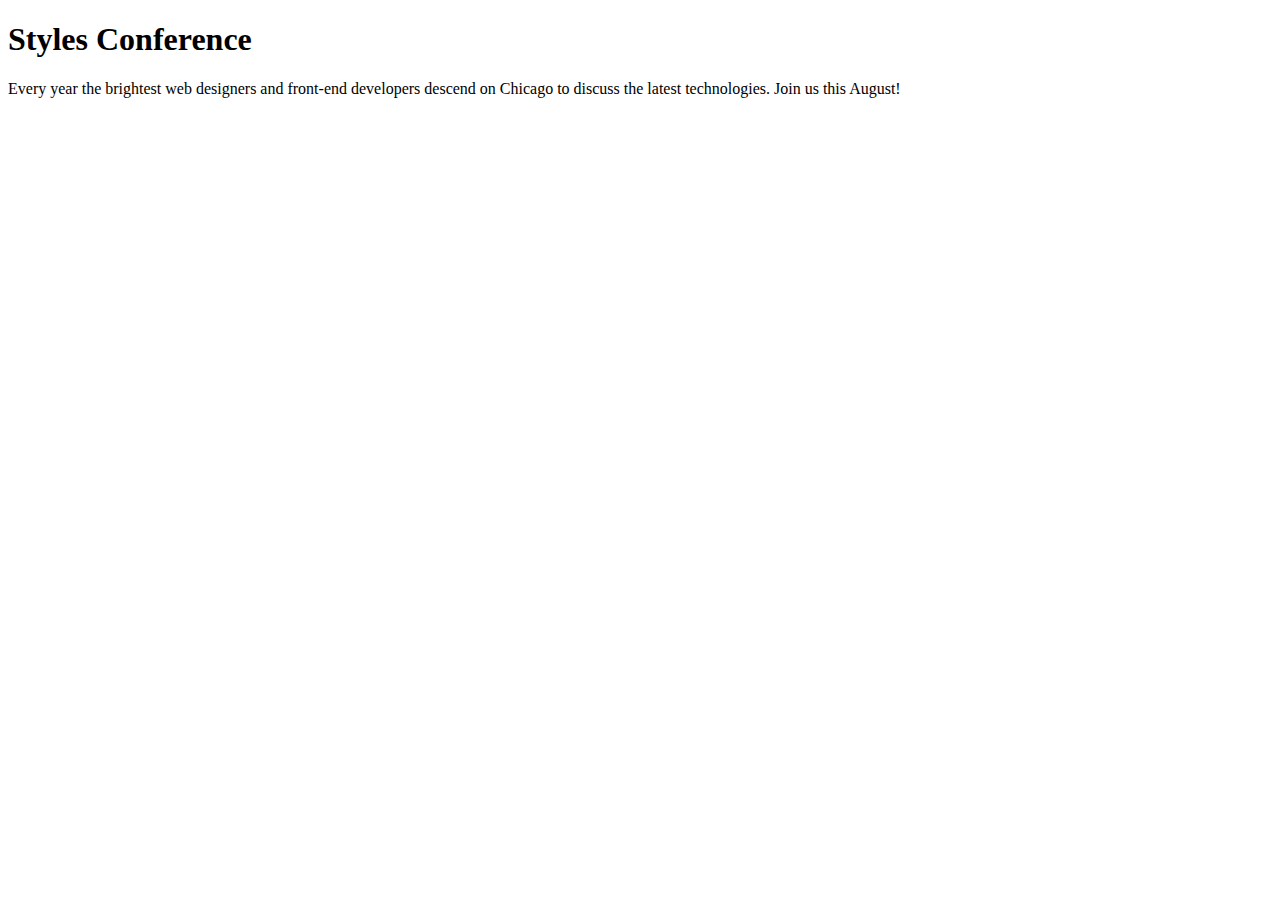
<file: index.html>
<!DOCTYPE html>
<html lang="en">
    <head>
        <meta charset="utf-8">
        <title>Styles Conference</title>
    </head>
    <body>
        <h1>Styles Conference</h1>
        <p>Every year the brightest web designers and front-end developers descend on Chicago to discuss the latest technologies. Join us this August!</p>
    </body>
</html>
</file>
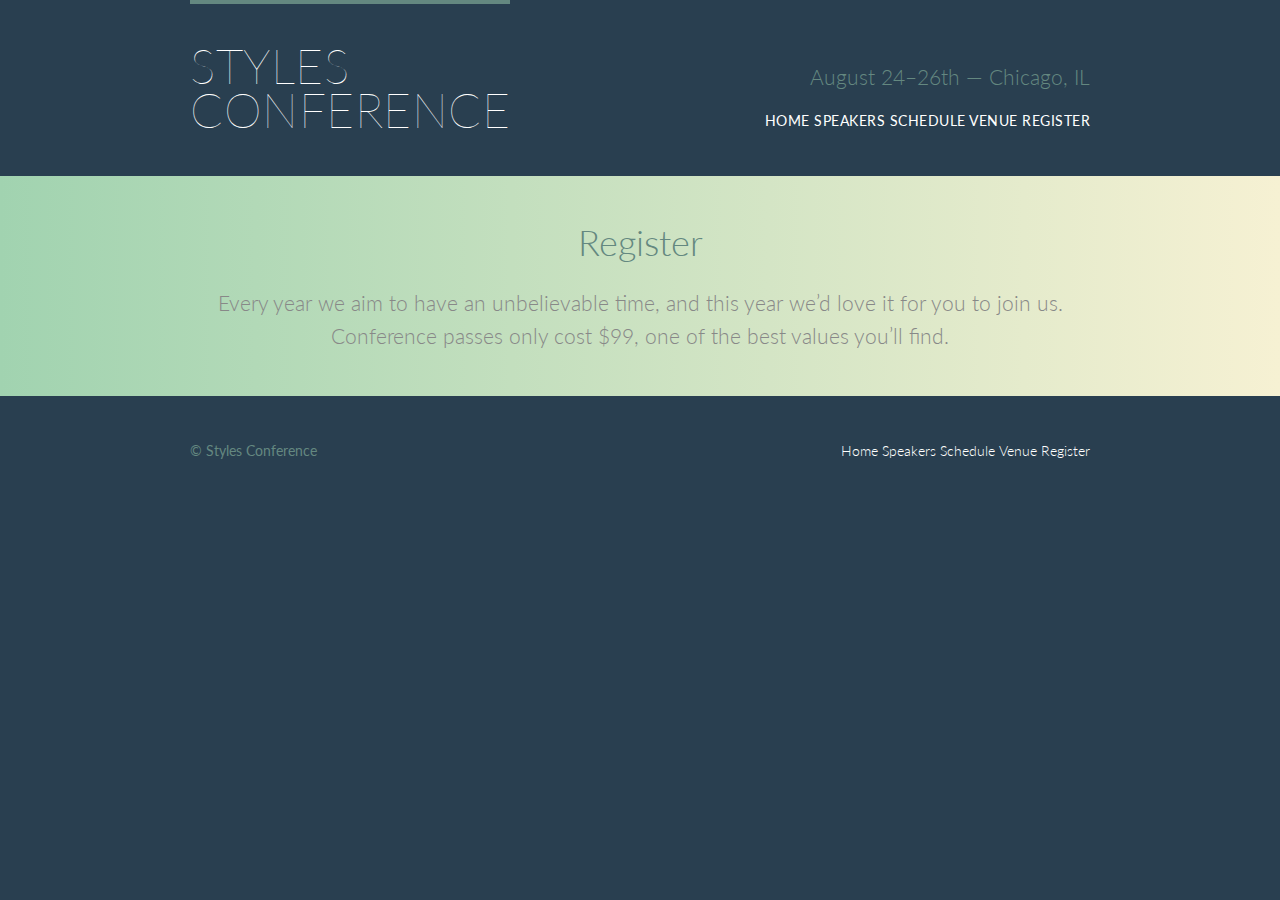
<file: register.html>
<!DOCTYPE html>
<html lang="en">

  <head>
    <meta charset="utf-8">
    <title>Register - Styles Conference</title>
    <link rel="stylesheet" href="assets/stylesheets/main.css">
    <link rel="stylesheet" href="http://fonts.googleapis.com/css?family=Lato:100,300,400">
  </head>

  <body>

    <!-- Header -->

    <header class="primary-header container group">

      <h1 class="logo">
        <a href="index.html">Styles <br> Conference</a>
      </h1>

      <h3 class="tagline">August 24&ndash;26th &mdash; Chicago, IL</h3>

      <nav class="nav primary-nav">
        <a href="index.html">Home</a>
        <a href="speakers.html">Speakers</a>
        <a href="schedule.html">Schedule</a>
        <a href="venue.html">Venue</a>
        <a href="register.html">Register</a>
      </nav>

    </header>

    <!-- Lead -->

    <section class="row-alt">
      <div class="lead container">

        <h1>Register</h1>

        <p>Every year we aim to have an unbelievable time, and this year we&#8217;d love it for you to join us. Conference passes only cost $99, one of the best values you&#8217;ll find.</p>

      </div>
    </section>

    <!-- Footer -->

    <footer class="primary-footer container group">

      <small>&copy; Styles Conference</small>

      <nav class="nav">
        <a href="index.html">Home</a>
        <a href="speakers.html">Speakers</a>
        <a href="schedule.html">Schedule</a>
        <a href="venue.html">Venue</a>
        <a href="register.html">Register</a>
      </nav>

    </footer>

  </body>
</html>
</file>
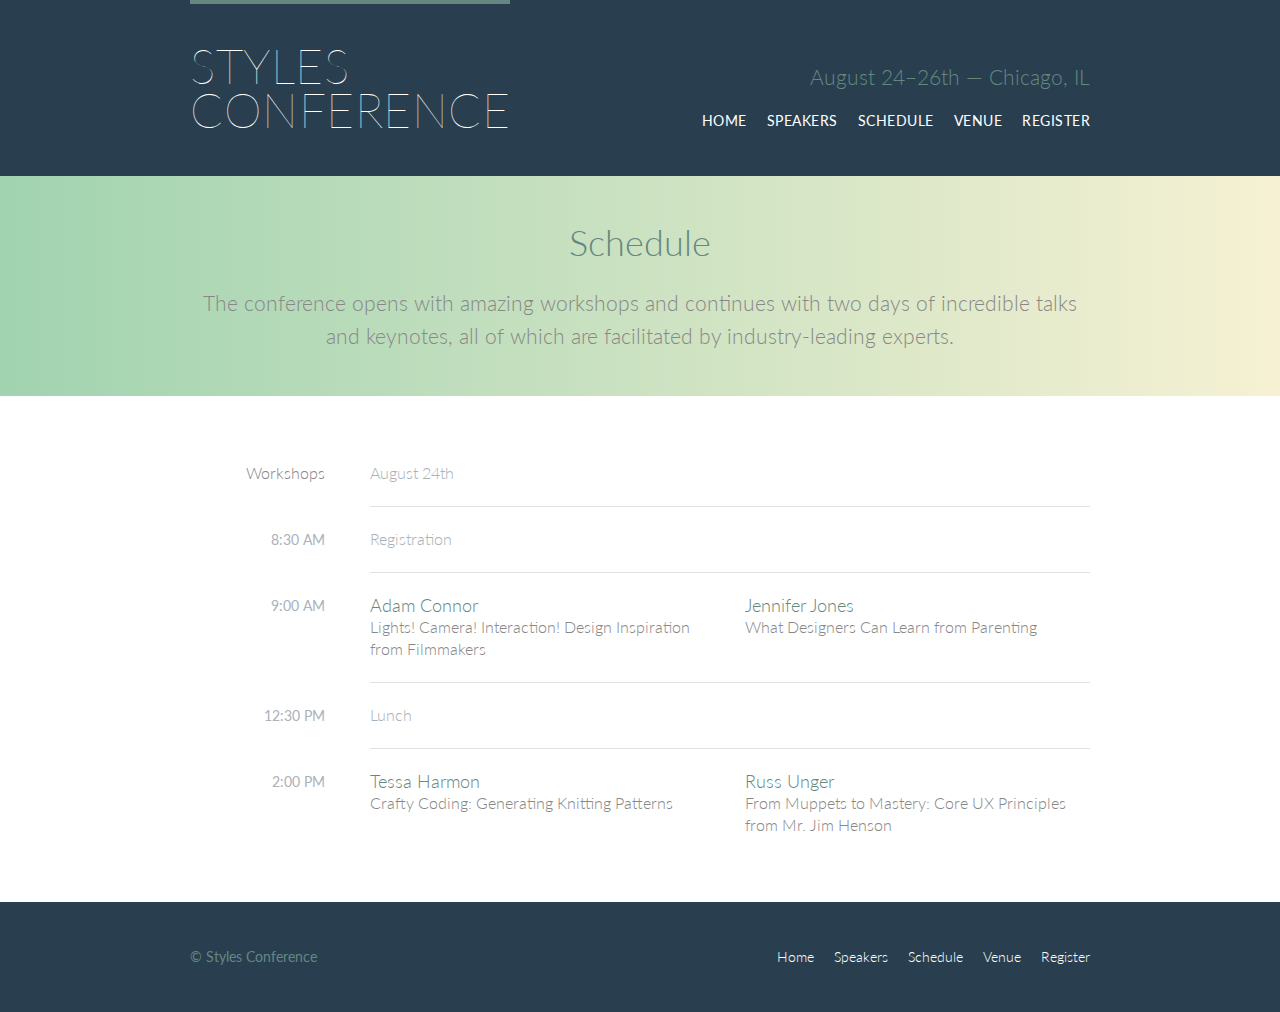
<file: schedule.html>
<!DOCTYPE html>
<html lang="en">

  <head>
    <meta charset="utf-8">
    <title>Schedule - Styles Conference</title>
    <link rel="stylesheet" href="assets/stylesheets/main.css">
    <link rel="stylesheet" href="http://fonts.googleapis.com/css?family=Lato:100,300,400">
  </head>

  <body>

    <!-- Header -->

    <header class="primary-header container group">

      <h1 class="logo">
        <a href="index.html">Styles <br> Conference</a>
      </h1>

      <h3 class="tagline">August 24&ndash;26th &mdash; Chicago, IL</h3>

      <nav class="nav primary-nav">
        <ul>
          <li><a href="index.html">Home</a></li><!--
          --><li><a href="speakers.html">Speakers</a></li><!--
          --><li><a href="schedule.html">Schedule</a></li><!--
          --><li><a href="venue.html">Venue</a></li><!--
          --><li><a href="register.html">Register</a></li>
        </ul>
      </nav>

    </header>

    <!-- Lead -->

    <section class="row-alt">
      <div class="lead container">

        <h1>Schedule</h1>

        <p>The conference opens with amazing workshops and continues with two days of incredible talks and keynotes, all of which are facilitated by industry-leading experts.</p>

      </div>
    </section>

    <section class="row">
      <div class="container">
          <table>
          <thead>
            <tr>
              <th scope="row">
                Workshops
              </th>
              <td class="schedule-offset" colspan="2">
                August 24th
              </td>
            </tr>
          </thead>
          <tbody>
            <tr>
              <th scope="row">
                <time datetime="08:30:00">8:30 AM</time>
              </th>
              <td class="schedule-offset" colspan="2">
                Registration
              </td>
            </tr>
            <tr>
              <th scope="row">
                <time datetime="09:00:00">9:00 AM</time>
              </th>
              <td>
                <a href="speakers.html#adam-connor">
                  <h4>Adam Connor</h4>
                  Lights! Camera! Interaction! Design Inspiration from Filmmakers
                </a>
              </td>
              <td>
                <a href="speakers.html#jennifer-jones">
                  <h4>Jennifer Jones</h4>
                  What Designers Can Learn from Parenting
                </a>
              </td>
            </tr>
            <tr>
              <th scope="row">
                <time datetime="12:30:00">12:30 PM</time>
              </th>
              <td class="schedule-offset" colspan="2">
                Lunch
              </td>
            </tr>
            <tr>
              <th scope="row">
                <time datetime="14:00">2:00 PM</time>
              </th>
              <td>
                <a href="speakers.html#tessa-harmon">
                  <h4>Tessa Harmon</h4>
                  Crafty Coding: Generating Knitting Patterns
                </a>
              </td>
              <td>
                <a href="speakers.html#russ-unger">
                  <h4>Russ Unger</h4>
                  From Muppets to Mastery: Core UX Principles from Mr. Jim Henson
                </a>
              </td>
            </tr>
          </tbody>
        </table>
      </div>

    </section>

    <!-- Footer -->

    <footer class="primary-footer container group">

      <small>&copy; Styles Conference</small>

      <nav class="nav">
        <ul>
          <li><a href="index.html">Home</a></li><!--
          --><li><a href="speakers.html">Speakers</a></li><!--
          --><li><a href="schedule.html">Schedule</a></li><!--
          --><li><a href="venue.html">Venue</a></li><!--
          --><li><a href="register.html">Register</a></li>
        </ul>
      </nav>

    </footer>

  </body>
</html>
</file>
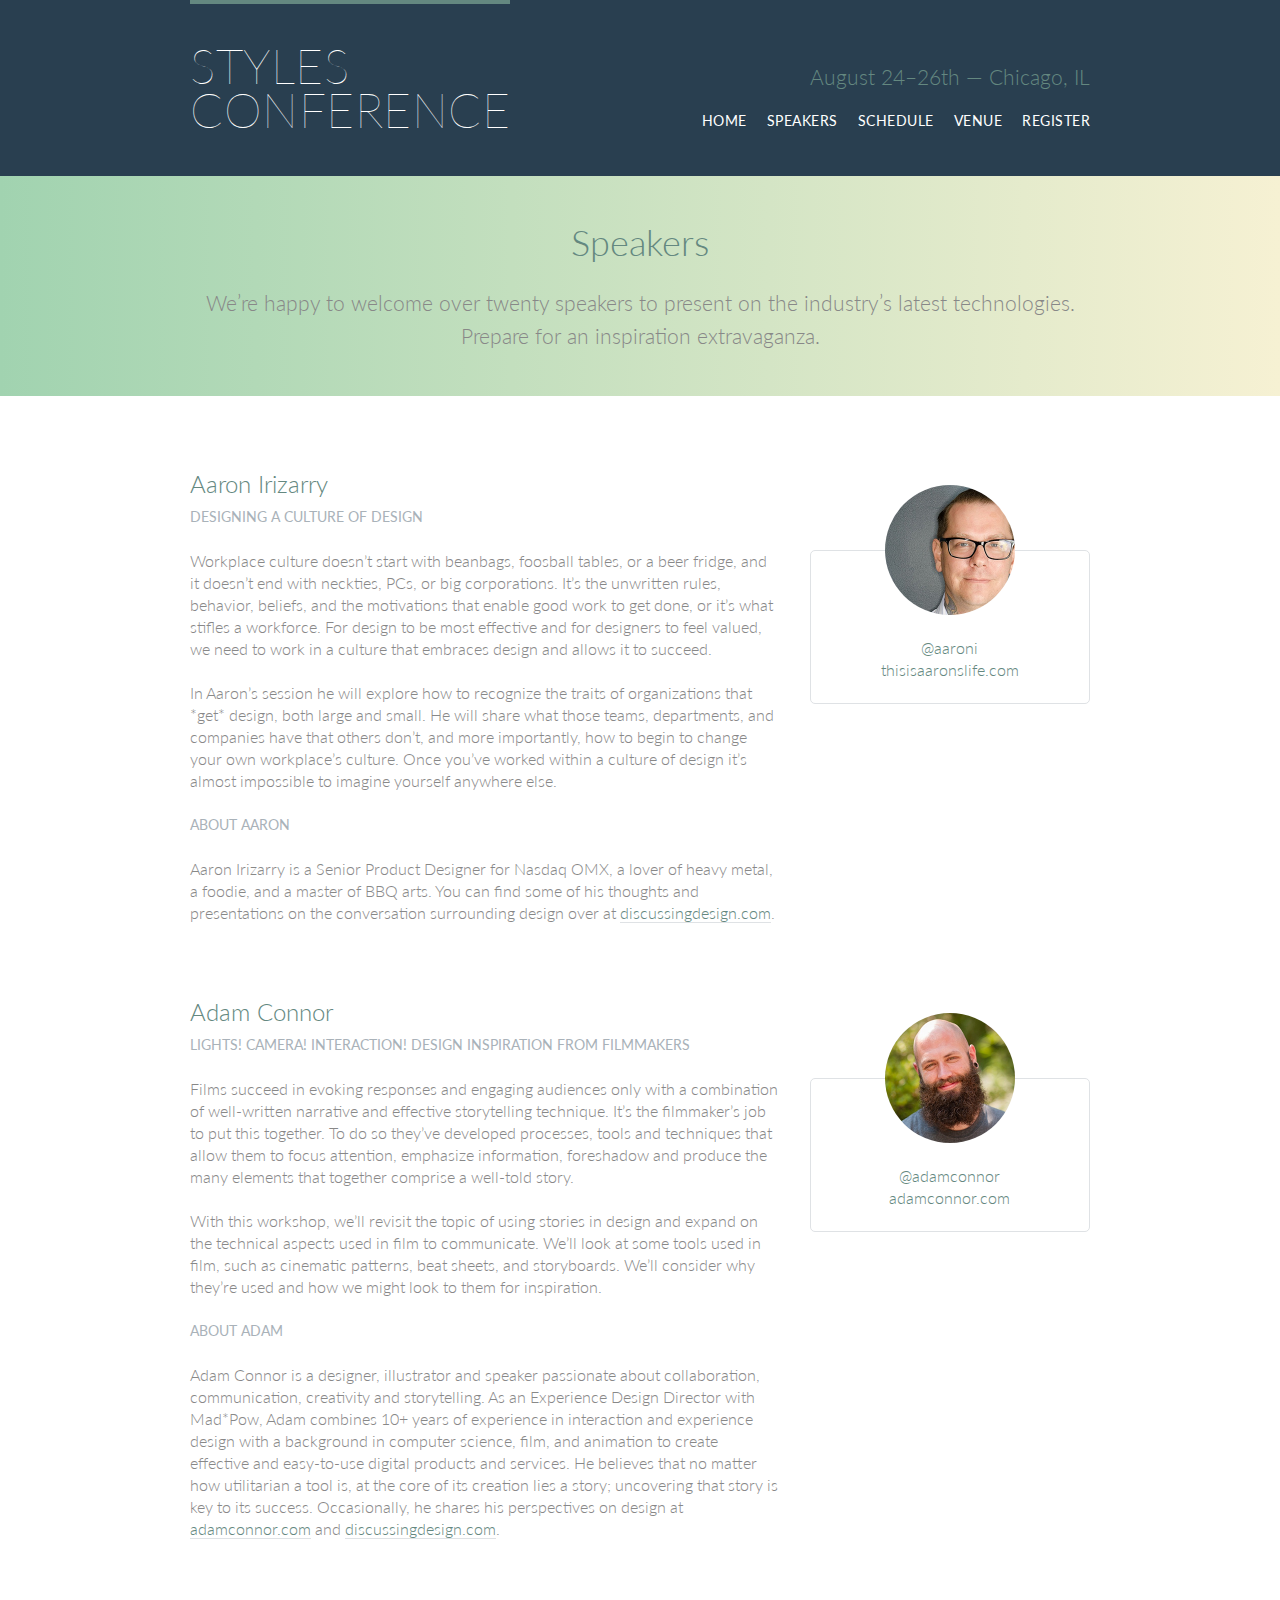
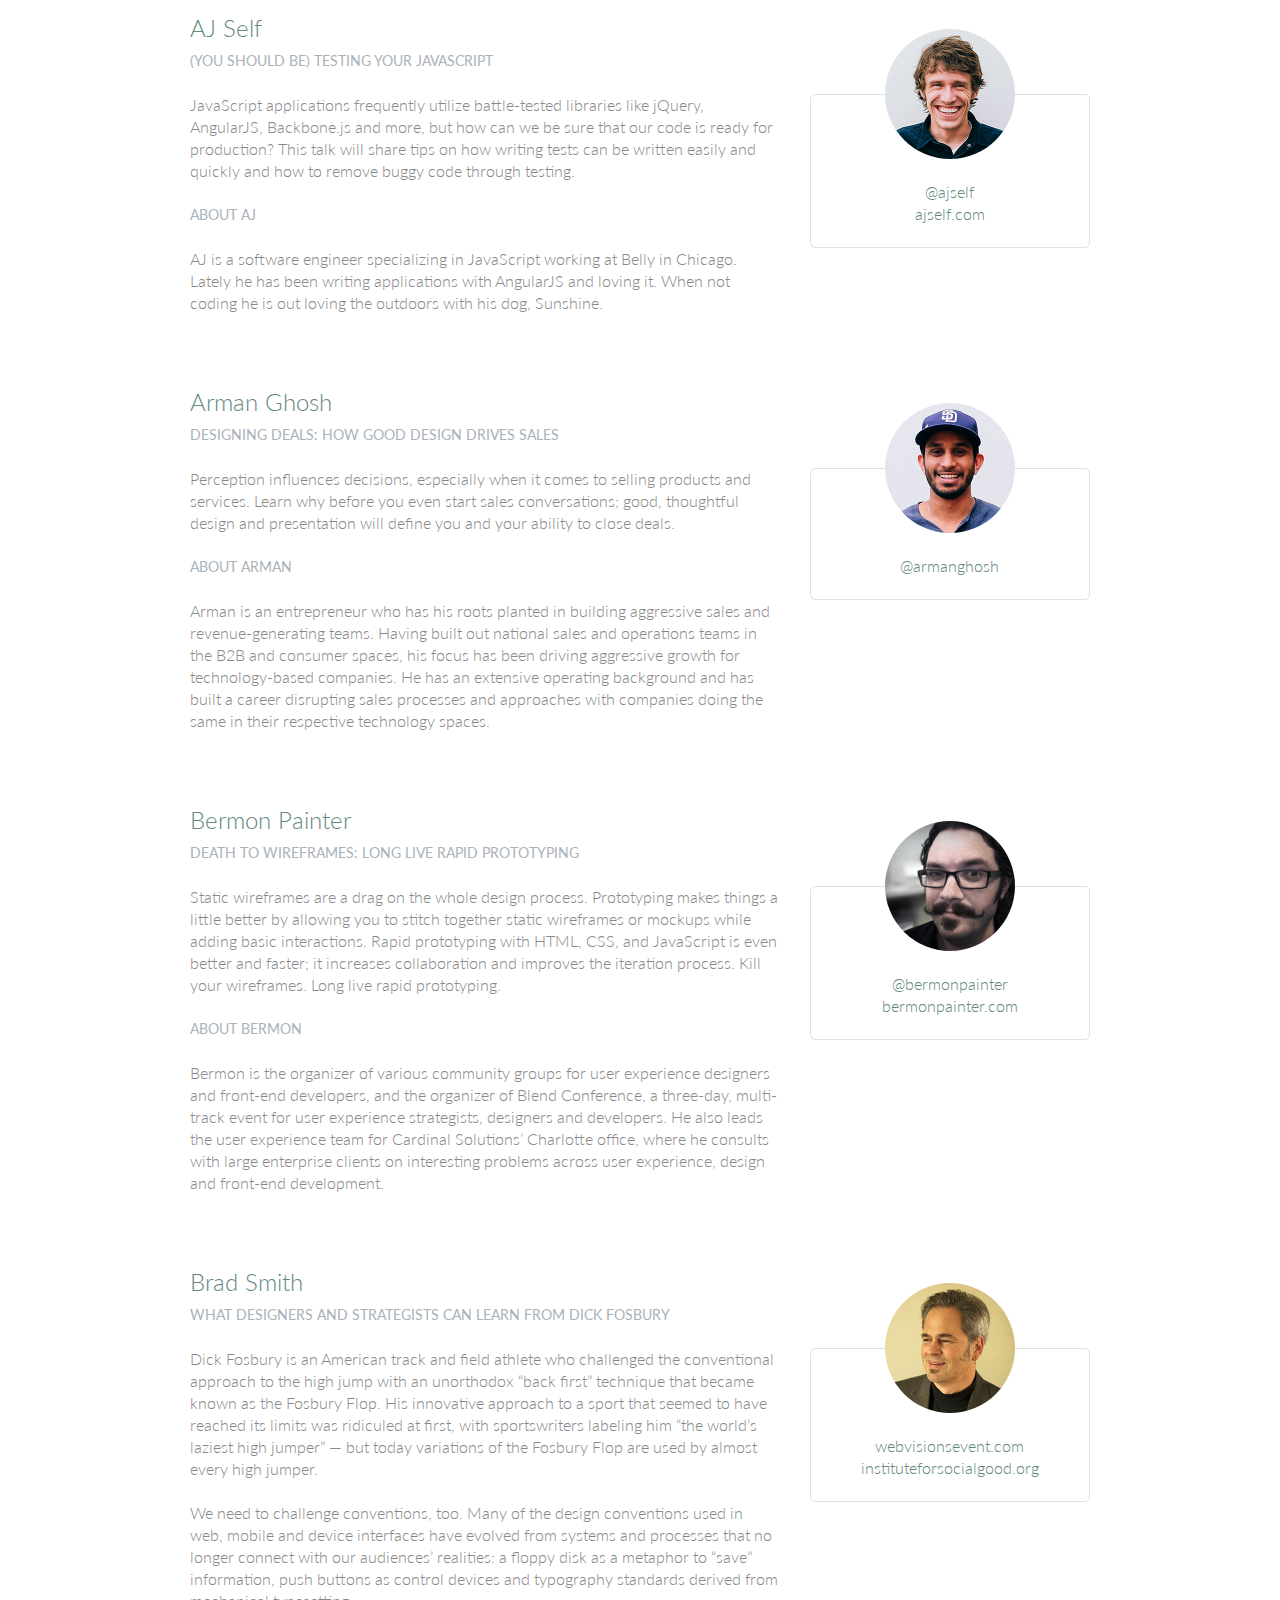
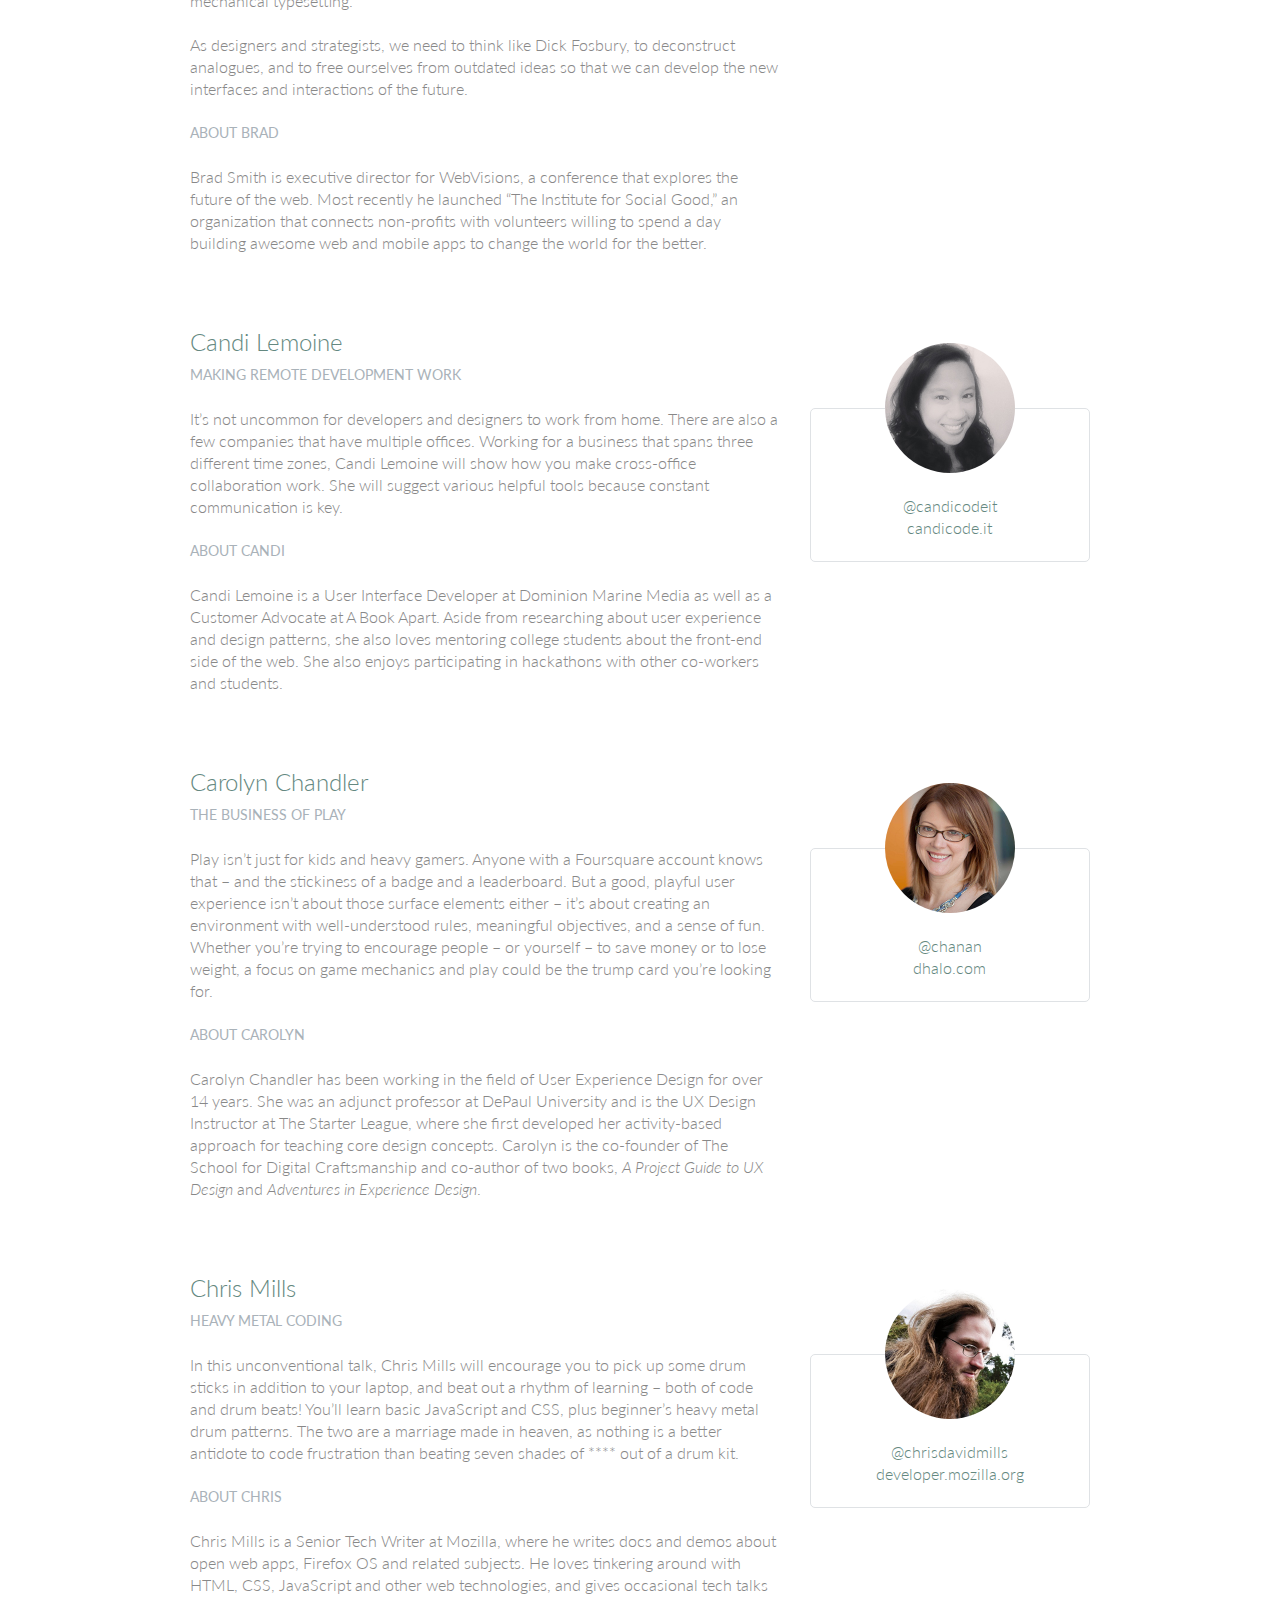
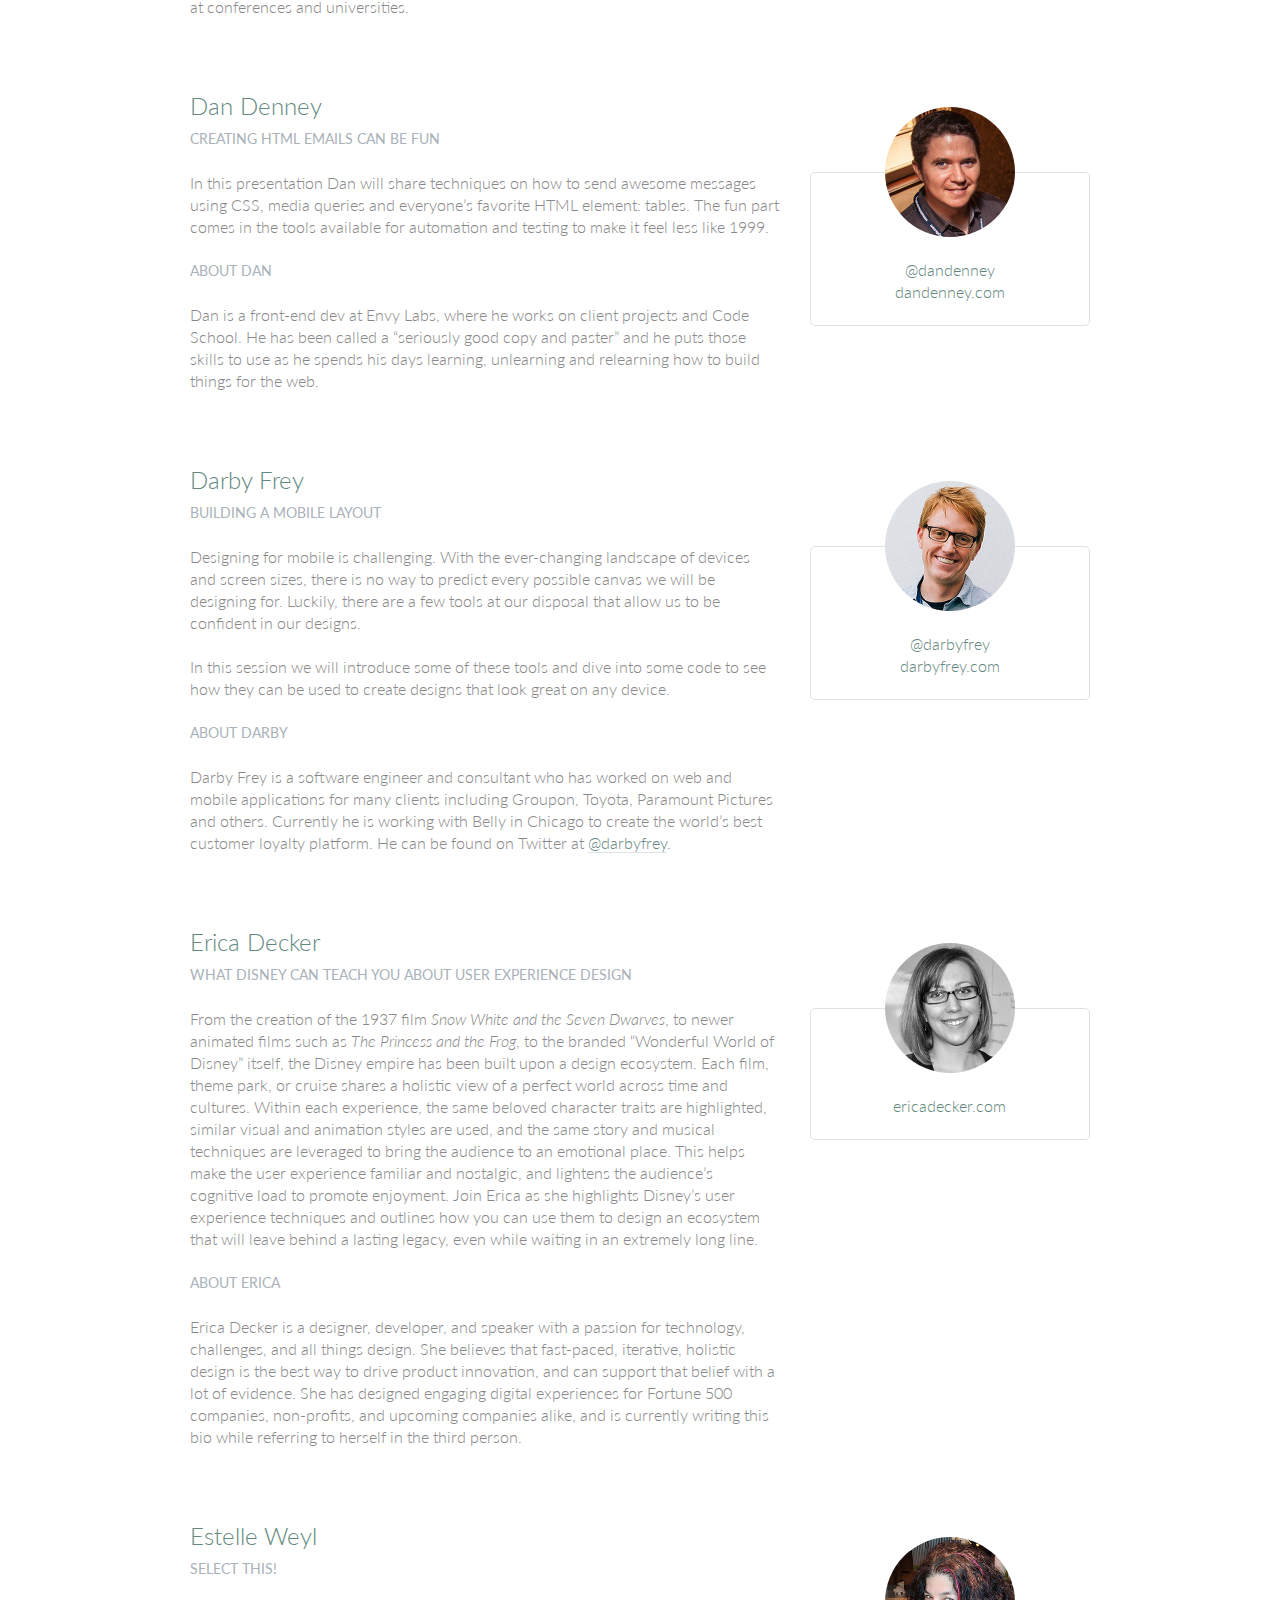
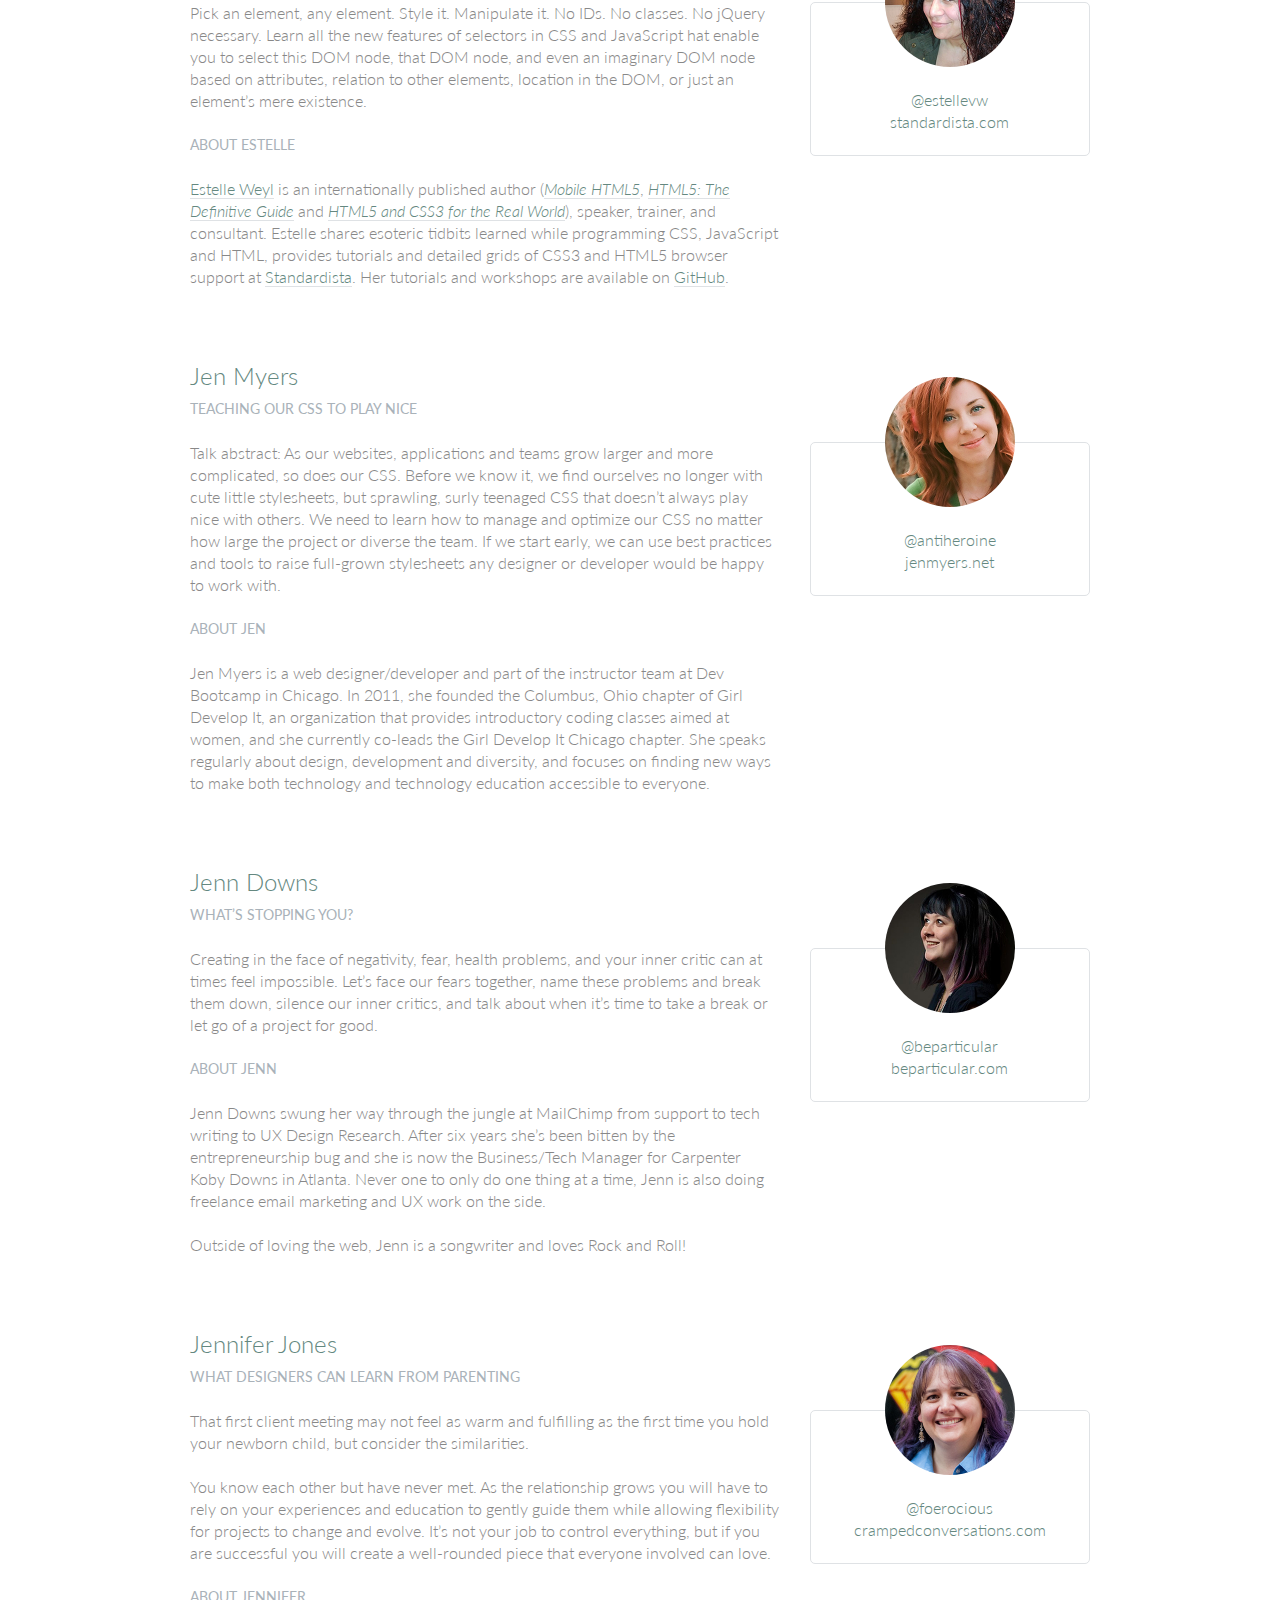
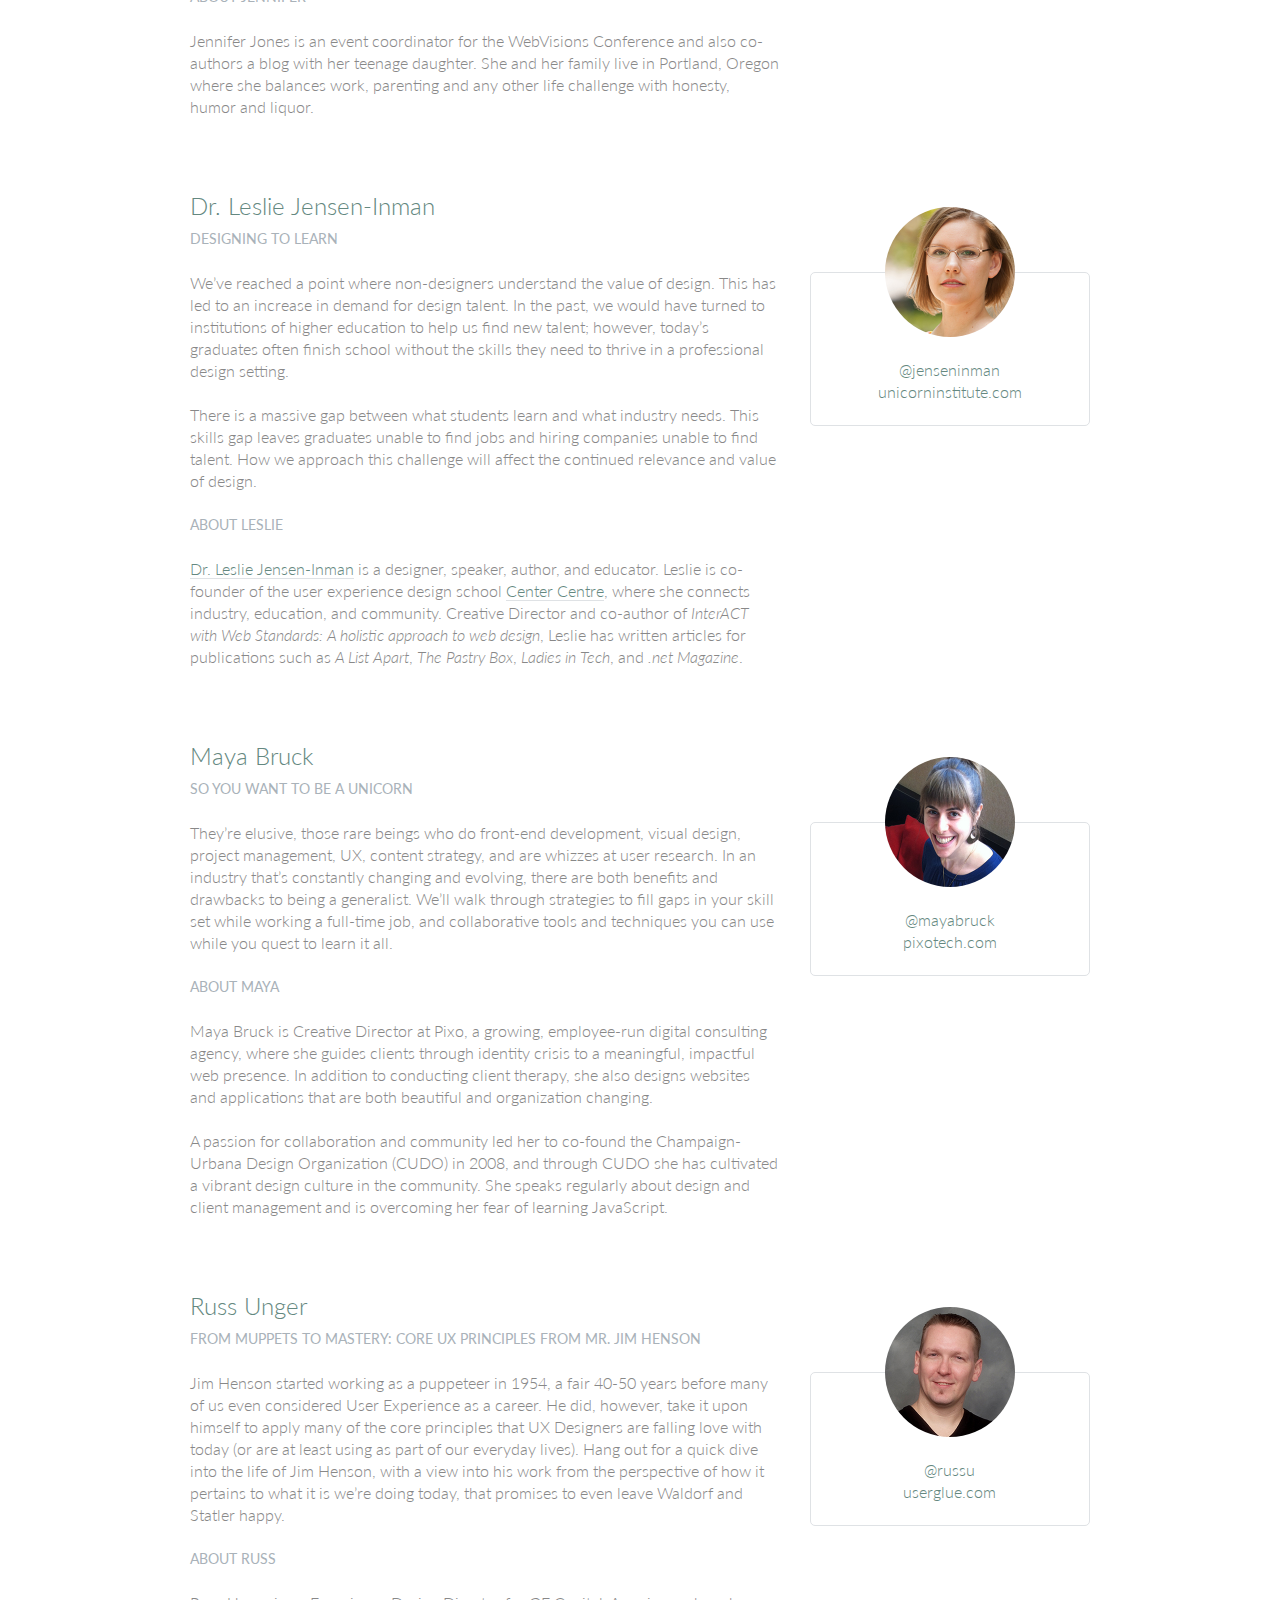
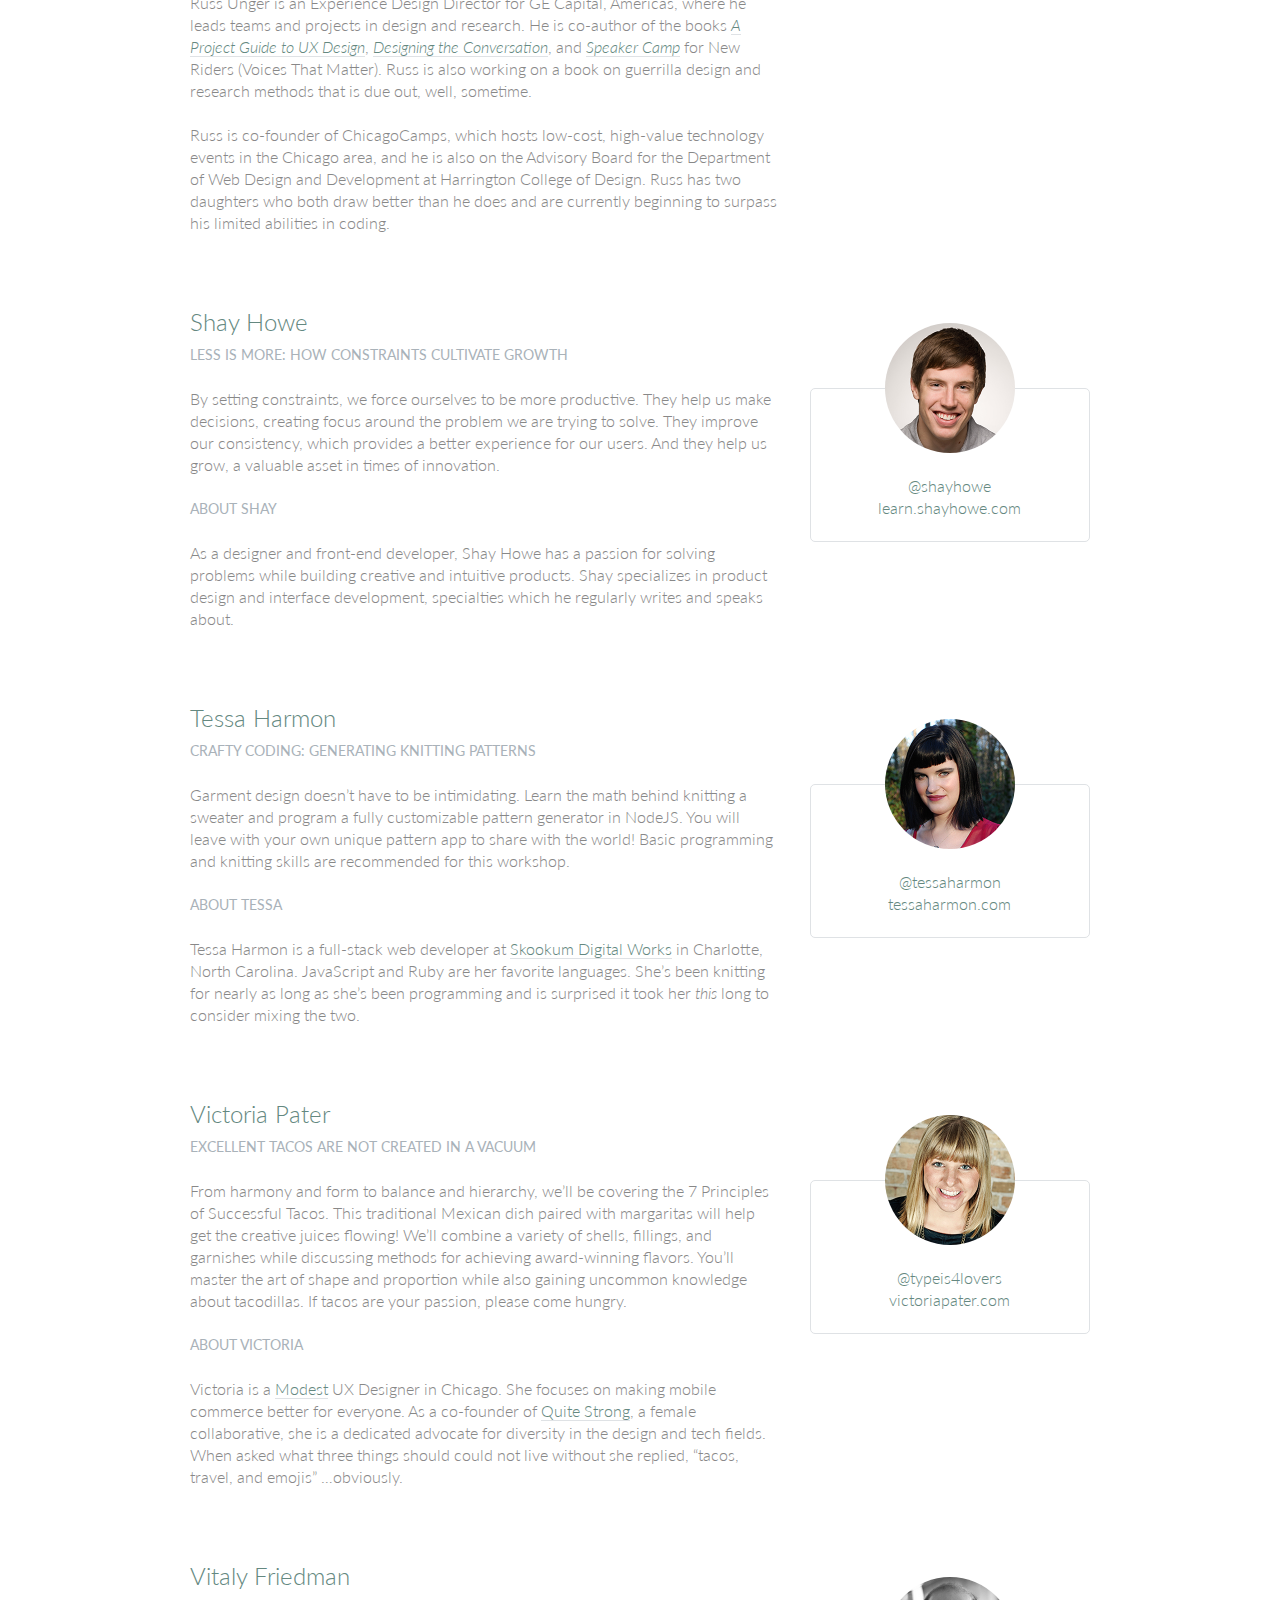
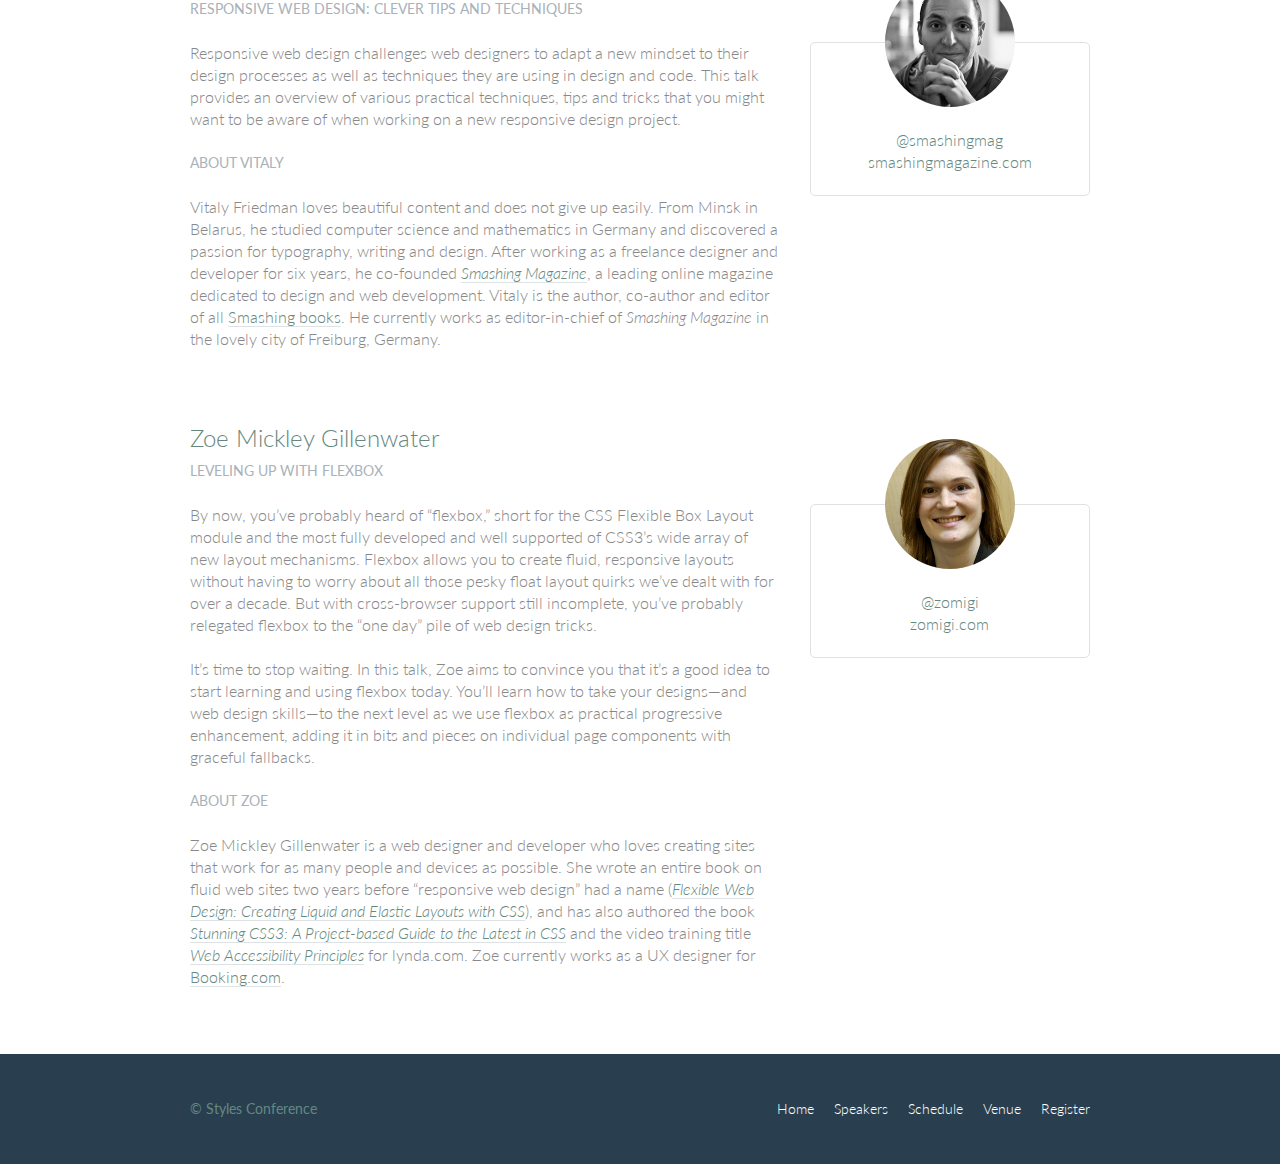
<file: speakers.html>
<!DOCTYPE html>
<html lang="en">

  <head>
    <meta charset="utf-8">
    <title>Speakers - Styles Conference</title>
    <link rel="stylesheet" href="assets/stylesheets/main.css">
    <link rel="stylesheet" href="http://fonts.googleapis.com/css?family=Lato:100,300,400">
  </head>

  <body>

    <!-- Header -->

    <header class="primary-header container group">

      <h1 class="logo">
        <a href="index.html">Styles <br> Conference</a>
      </h1>

      <h3 class="tagline">August 24&ndash;26th &mdash; Chicago, IL</h3>

      <nav class="nav primary-nav">
        <ul>
          <li><a href="index.html">Home</a></li><!--
          --><li><a href="speakers.html">Speakers</a></li><!--
          --><li><a href="schedule.html">Schedule</a></li><!--
          --><li><a href="venue.html">Venue</a></li><!--
          --><li><a href="register.html">Register</a></li>
        </ul>
      </nav>

    </header>

    <!-- Lead -->

    <section class="row-alt">
      <div class="lead container">

        <h1>Speakers</h1>

        <p>We&#8217;re happy to welcome over twenty speakers to present on the industry&#8217;s latest technologies. Prepare for an inspiration extravaganza.</p>

      </div>
    </section>

    <!-- Main content -->

    <section class="row">
      <div class="grid">

        <!-- Aaron Irizarry -->

        <section class="speaker" id="aaron-irizarry">

          <div class="col-2-3">

            <h2>Aaron Irizarry</h2>
            <h5>Designing a Culture of Design</h5>

            <p>Workplace culture doesn&#8217;t start with beanbags, foosball tables, or a beer fridge, and it doesn&#8217;t end with neckties, PCs, or big corporations. It&#8217;s the unwritten rules, behavior, beliefs, and the motivations that enable good work to get done, or it&#8217;s what stifles a workforce. For design to be most effective and for designers to feel valued, we need to work in a culture that embraces design and allows it to succeed.</p>

            <p>In Aaron&#8217;s session he will explore how to recognize the traits of organizations that *get* design, both large and small. He will share what those teams, departments, and companies have that others don&#8217;t, and more importantly, how to begin to change your own workplace&#8217;s culture. Once you&#8217;ve worked within a culture of design it&#8217;s almost impossible to imagine yourself anywhere else.</p>

            <h5>About Aaron</h5>

            <p>Aaron Irizarry is a Senior Product Designer for Nasdaq OMX, a lover of heavy metal, a foodie, and a master of BBQ arts. You can find some of his thoughts and presentations on the conversation surrounding design over at <a href="http://www.discussingdesign.com/">discussingdesign.com</a>.</p>

          </div><!--

          --><aside class="col-1-3">
            <div class="speaker-info">

              <img src="assets/images/speakers/aaron-irizarry.jpg" alt="Aaron Irizarry">

              <ul>
                <li><a href="https://twitter.com/aaroni">@aaroni</a></li>
                <li><a href="http://www.thisisaaronslife.com/">thisisaaronslife.com</a></li>
              </ul>

            </div>
          </aside>

        </section>

        <!-- Adam Connor -->

        <section class="speaker" id="adam-connor">

          <div class="col-2-3">

            <h2>Adam Connor</h2>
            <h5>Lights! Camera! Interaction! Design Inspiration from Filmmakers</h5>

            <p>Films succeed in evoking responses and engaging audiences only with a combination of well-written narrative and effective storytelling technique. It&#8217;s the filmmaker&#8217;s job to put this together. To do so they&#8217;ve developed processes, tools and techniques that allow them to focus attention, emphasize information, foreshadow and produce the many elements that together comprise a well-told story.</p>

            <p>With this workshop, we&#8217;ll revisit the topic of using stories in design and expand on the technical aspects used in film to communicate. We&#8217;ll look at some tools used in film, such as cinematic patterns, beat sheets, and storyboards. We&#8217;ll consider why they&#8217;re used and how we might look to them for inspiration.</p>

            <h5>About Adam</h5>

            <p>Adam Connor is a designer, illustrator and speaker passionate about collaboration, communication, creativity and storytelling. As an Experience Design Director with Mad*Pow, Adam combines 10+ years of experience in interaction and experience design with a background in computer science, film, and animation to create effective and easy-to-use digital products and services. He believes that no matter how utilitarian a tool is, at the core of its creation lies a story; uncovering that story is key to its success. Occasionally, he shares his perspectives on design at <a href="http://adamconnor.com/">adamconnor.com</a> and <a href="http://www.discussingdesign.com/">discussingdesign.com</a>.</p>

          </div><!--

          --><aside class="col-1-3">
            <div class="speaker-info">

              <img src="assets/images/speakers/adam-connor.jpg" alt="Adam Connor">

              <ul>
                <li><a href="https://twitter.com/adamconnor">@adamconnor</a></li>
                <li><a href="http://adamconnor.com/">adamconnor.com</a></li>
              </ul>

            </div>
          </aside>

        </section>

        <!-- AJ Self -->

        <section class="speaker" id="aj-self">

          <div class="col-2-3">

            <h2>AJ Self</h2>
            <h5>(You Should Be) Testing Your JavaScript</h5>

            <p>JavaScript applications frequently utilize battle-tested libraries like jQuery, AngularJS, Backbone.js and more, but how can we be sure that our code is ready for production? This talk will share tips on how writing tests can be written easily and quickly and how to remove buggy code through testing.</p>

            <h5>About AJ</h5>

            <p>AJ is a software engineer specializing in JavaScript working at Belly in Chicago. Lately he has been writing applications with AngularJS and loving it. When not coding he is out loving the outdoors with his dog, Sunshine.</p>

          </div><!--

          --><aside class="col-1-3">
            <div class="speaker-info">

              <img src="assets/images/speakers/aj-self.jpg" alt="AJ Self">

              <ul>
                <li><a href="https://twitter.com/ajself">@ajself</a></li>
                <li><a href="http://www.ajself.com/">ajself.com</a></li>
              </ul>

            </div>
          </aside>

        </section>

        <!-- Arman Ghosh -->

        <section class="speaker" id="arman-ghosh">

          <div class="col-2-3">

            <h2>Arman Ghosh</h2>
            <h5>Designing Deals: How Good Design Drives Sales</h5>

            <p>Perception influences decisions, especially when it comes to selling products and services. Learn why before you even start sales conversations; good, thoughtful design and presentation will define you and your ability to close deals.</p>

            <h5>About Arman</h5>

            <p>Arman is an entrepreneur who has his roots planted in building aggressive sales and revenue-generating teams. Having built out national sales and operations teams in the B2B and consumer spaces, his focus has been driving aggressive growth for technology-based companies. He has an extensive operating background and has built a career disrupting sales processes and approaches with companies doing the same in their respective technology spaces.</p>

          </div><!--

          --><aside class="col-1-3">
            <div class="speaker-info">

              <img src="assets/images/speakers/arman-ghosh.jpg" alt="Arman Ghosh">

              <ul>
                <li><a href="https://twitter.com/armanghosh">@armanghosh</a></li>
              </ul>

            </div>
          </aside>

        </section>

        <!-- Bermon Painter -->

        <section class="speaker" id="bermon-painter">

          <div class="col-2-3">

            <h2>Bermon Painter</h2>
            <h5>Death to Wireframes: Long Live Rapid Prototyping</h5>

            <p>Static wireframes are a drag on the whole design process. Prototyping makes things a little better by allowing you to stitch together static wireframes or mockups while adding basic interactions. Rapid prototyping with HTML, CSS, and JavaScript is even better and faster; it increases collaboration and improves the iteration process. Kill your wireframes. Long live rapid prototyping.</p>

            <h5>About Bermon</h5>

            <p>Bermon is the organizer of various community groups for user experience designers and front-end developers, and the organizer of Blend Conference, a three-day, multi-track event for user experience strategists, designers and developers. He also leads the user experience team for Cardinal Solutions&#8217; Charlotte office, where he consults with large enterprise clients on interesting problems across user experience, design and front-end development.</p>

          </div><!--

          --><aside class="col-1-3">
            <div class="speaker-info">

              <img src="assets/images/speakers/bermon-painter.jpg" alt="Bermon Painter">

              <ul>
                <li><a href="https://twitter.com/bermonpainter">@bermonpainter</a></li>
                <li><a href="http://bermonpainter.com/">bermonpainter.com</a></li>
              </ul>

            </div>
          </aside>

        </section>

        <!-- Brad Smith -->

        <section class="speaker" id="brad-smith">

          <div class="col-2-3">

            <h2>Brad Smith</h2>
            <h5>What Designers and Strategists Can Learn from Dick Fosbury</h5>

            <p>Dick Fosbury is an American track and field athlete who challenged the conventional approach to the high jump with an unorthodox &#8220;back first&#8221; technique that became known as the Fosbury Flop. His innovative approach to a sport that seemed to have reached its limits was ridiculed at first, with sportswriters labeling him &#8220;the world&#8217;s laziest high jumper&#8221; &#8212; but today variations of the Fosbury Flop are used by almost every high jumper.</p>

            <p>We need to challenge conventions, too. Many of the design conventions used in web, mobile and device interfaces have evolved from systems and processes that no longer connect with our audiences&#8217; realities: a floppy disk as a metaphor to &#8220;save&#8221; information, push buttons as control devices and typography standards derived from mechanical typesetting.</p>

            <p>As designers and strategists, we need to think like Dick Fosbury, to deconstruct analogues, and to free ourselves from outdated ideas so that we can develop the new interfaces and interactions of the future.</p>

            <h5>About Brad</h5>

            <p>Brad Smith is executive director for WebVisions, a conference that explores the future of the web. Most recently he launched &#8220;The Institute for Social Good,&#8221; an organization that connects non-profits with volunteers willing to spend a day building awesome web and mobile apps to change the world for the better.</p>

          </div><!--

          --><aside class="col-1-3">
            <div class="speaker-info">

              <img src="assets/images/speakers/brad-smith.jpg" alt="Brad Smith">

              <ul>
                <li><a href="http://www.webvisionsevent.com/">webvisionsevent.com</a></li>
                <li><a href="http://www.instituteforsocialgood.org/">instituteforsocialgood.org</a></li>
              </ul>

            </div>
          </aside>

        </section>

        <!-- Candi Lemoine -->

        <section class="speaker" id="candi-lemoine">

          <div class="col-2-3">

            <h2>Candi Lemoine</h2>
            <h5>Making Remote Development Work</h5>

            <p>It&#8217;s not uncommon for developers and designers to work from home. There are also a few companies that have multiple offices. Working for a business that spans three different time zones, Candi Lemoine will show how you make cross-office collaboration work. She will suggest various helpful tools because constant communication is key.</p>

            <h5>About Candi</h5>

            <p>Candi Lemoine is a User Interface Developer at Dominion Marine Media as well as a Customer Advocate at A Book Apart. Aside from researching about user experience and design patterns, she also loves mentoring college students about the front-end side of the web. She also enjoys participating in hackathons with other co-workers and students.</p>

          </div><!--

          --><aside class="col-1-3">
            <div class="speaker-info">

              <img src="assets/images/speakers/candi-lemoine.jpg" alt="Candi Lemoine">

              <ul>
                <li><a href="https://twitter.com/candicodeit">@candicodeit</a></li>
                <li><a href="http://candicode.it/">candicode.it</a></li>
              </ul>

            </div>
          </aside>

        </section>

        <!-- Carolyn Chandler -->

        <section class="speaker" id="carolyn-chandler">

          <div class="col-2-3">

            <h2>Carolyn Chandler</h2>
            <h5>The Business of Play</h5>

            <p>Play isn&#8217;t just for kids and heavy gamers. Anyone with a Foursquare account knows that &#8211; and the stickiness of a badge and a leaderboard. But a good, playful user experience isn&#8217;t about those surface elements either &#8211; it&#8217;s about creating an environment with well-understood rules, meaningful objectives, and a sense of fun. Whether you&#8217;re trying to encourage people &#8211; or yourself &#8211; to save money or to lose weight, a focus on game mechanics and play could be the trump card you&#8217;re looking for.</p>

            <h5>About Carolyn</h5>

            <p>Carolyn Chandler has been working in the field of User Experience Design for over 14 years. She was an adjunct professor at DePaul University and is the UX Design Instructor at The Starter League, where she first developed her activity-based approach for teaching core design concepts. Carolyn is the co-founder of The School for Digital Craftsmanship and co-author of two books, <cite>A Project Guide to UX Design</cite> and <cite>Adventures in Experience Design</cite>.</p>

          </div><!--

          --><aside class="col-1-3">
            <div class="speaker-info">

              <img src="assets/images/speakers/carolyn-chandler.jpg" alt="Carolyn Chandler">

              <ul>
                <li><a href="https://twitter.com/chanan">@chanan</a></li>
                <li><a href="http://www.dhalo.com/">dhalo.com</a></li>
              </ul>

            </div>
          </aside>

        </section>

        <!-- Chris Mills -->

        <section class="speaker" id="chris-mills">

          <div class="col-2-3">

            <h2>Chris Mills</h2>
            <h5>Heavy Metal Coding</h5>

            <p>In this unconventional talk, Chris Mills will encourage you to pick up some drum sticks in addition to your laptop, and beat out a rhythm of learning &#8211; both of code and drum beats! You&#8217;ll learn basic JavaScript and CSS, plus beginner&#8217;s heavy metal drum patterns. The two are a marriage made in heaven, as nothing is a better antidote to code frustration than beating seven shades of **** out of a drum kit.</p>

            <h5>About Chris</h5>

            <p>Chris Mills is a Senior Tech Writer at Mozilla, where he writes docs and demos about open web apps, Firefox OS and related subjects. He loves tinkering around with HTML, CSS, JavaScript and other web technologies, and gives occasional tech talks at conferences and universities.</p>

          </div><!--

          --><aside class="col-1-3">
            <div class="speaker-info">

              <img src="assets/images/speakers/chris-mills.jpg" alt="Chris Mills">

              <ul>
                <li><a href="https://twitter.com/chrisdavidmills">@chrisdavidmills</a></li>
                <li><a href="https://developer.mozilla.org/">developer.mozilla.org</a></li>
              </ul>

            </div>
          </aside>

        </section>

        <!-- Dan Denney -->

        <section class="speaker" id="dan-denney">

          <div class="col-2-3">

            <h2>Dan Denney</h2>
            <h5>Creating HTML Emails Can Be Fun</h5>

            <p>In this presentation Dan will share techniques on how to send awesome messages using CSS, media queries and everyone&#8217;s favorite HTML element: tables. The fun part comes in the tools available for automation and testing to make it feel less like 1999.</p>

            <h5>About Dan</h5>

            <p>Dan is a front-end dev at Envy Labs, where he works on client projects and Code School. He has been called a &#8220;seriously good copy and paster&#8221; and he puts those skills to use as he spends his days learning, unlearning and relearning how to build things for the web.</p>

          </div><!--

          --><aside class="col-1-3">
            <div class="speaker-info">

              <img src="assets/images/speakers/dan-denney.jpg" alt="Dan Denney">

              <ul>
                <li><a href="https://twitter.com/dandenney">@dandenney</a></li>
                <li><a href="http://dandenney.com/">dandenney.com</a></li>
              </ul>

            </div>
          </aside>

        </section>

        <!-- Darby Frey -->

        <section class="speaker" id="darby-frey">

          <div class="col-2-3">

            <h2>Darby Frey</h2>
            <h5>Building a Mobile Layout</h5>

            <p>Designing for mobile is challenging. With the ever-changing landscape of devices and screen sizes, there is no way to predict every possible canvas we will be designing for. Luckily, there are a few tools at our disposal that allow us to be confident in our designs.</p>

            <p>In this session we will introduce some of these tools and dive into some code to see how they can be used to create designs that look great on any device.</p>

            <h5>About Darby</h5>

            <p>Darby Frey is a software engineer and consultant who has worked on web and mobile applications for many clients including Groupon, Toyota, Paramount Pictures and others. Currently he is working with Belly in Chicago to create the world&#8217;s best customer loyalty platform. He can be found on Twitter at <a href="https://twitter.com/darbyfrey">@darbyfrey</a>.</p>

          </div><!--

          --><aside class="col-1-3">
            <div class="speaker-info">

              <img src="assets/images/speakers/darby-frey.jpg" alt="Darby Frey">

              <ul>
                <li><a href="https://twitter.com/darbyfrey">@darbyfrey</a></li>
                <li><a href="http://darbyfrey.com/">darbyfrey.com</a></li>
              </ul>

            </div>
          </aside>

        </section>

        <!-- Erica Decker -->

        <section class="speaker" id="erica-decker">

          <div class="col-2-3">

            <h2>Erica Decker</h2>
            <h5>What Disney Can Teach You about User Experience Design</h5>

            <p>From the creation of the 1937 film <cite>Snow White and the Seven Dwarves</cite>, to newer animated films such as <cite>The Princess and the Frog</cite>, to the branded &#8220;Wonderful World of Disney&#8221; itself, the Disney empire has been built upon a design ecosystem. Each film, theme park, or cruise shares a holistic view of a perfect world across time and cultures. Within each experience, the same beloved character traits are highlighted, similar visual and animation styles are used, and the same story and musical techniques are leveraged to bring the audience to an emotional place. This helps make the user experience familiar and nostalgic, and lightens the audience&#8217;s cognitive load to promote enjoyment. Join Erica as she highlights Disney&#8217;s user experience techniques and outlines how you can use them to design an ecosystem that will leave behind a lasting legacy, even while waiting in an extremely long line.</p>

            <h5>About Erica</h5>

            <p>Erica Decker is a designer, developer, and speaker with a passion for technology, challenges, and all things design. She believes that fast-paced, iterative, holistic design is the best way to drive product innovation, and can support that belief with a lot of evidence. She has designed engaging digital experiences for Fortune 500 companies, non-profits, and upcoming companies alike, and is currently writing this bio while referring to herself in the third person.</p>

          </div><!--

          --><aside class="col-1-3">
            <div class="speaker-info">

              <img src="assets/images/speakers/erica-decker.jpg" alt="Erica Decker">

              <ul>
                <li><a href="http://ericadecker.com/">ericadecker.com</a></li>
              </ul>

            </div>
          </aside>

        </section>

        <!-- Estelle Weyl -->

        <section class="speaker" id="estelle-weyl">

          <div class="col-2-3">

            <h2>Estelle Weyl</h2>
            <h5>Select This!</h5>

            <p>Pick an element, any element. Style it. Manipulate it. No IDs. No classes. No jQuery necessary. Learn all the new features of selectors in CSS and JavaScript hat enable you to select this DOM node, that DOM node, and even an imaginary DOM node based on attributes, relation to other elements, location in the DOM, or just an element&#8217;s mere existence.</p>

            <h5>About Estelle</h5>

            <p><a href="https://twitter.com/estellevw">Estelle Weyl</a> is an internationally published author (<cite><a href="http://shop.oreilly.com/product/0636920021711.do">Mobile HTML5</a></cite>, <cite><a href="http://shop.oreilly.com/product/0636920018063.do">HTML5: The Definitive Guide</a></cite> and <cite><a href="http://shop.oreilly.com/product/9780980846904.do">HTML5 and CSS3 for the Real World</a></cite>), speaker, trainer, and consultant. Estelle shares esoteric tidbits learned while programming CSS, JavaScript and HTML, provides tutorials and detailed grids of CSS3 and HTML5 browser support at <a href="http://www.standardista.com/">Standardista</a>. Her tutorials and workshops are available on <a href="http://estelle.github.io/">GitHub</a>.</p>

          </div><!--

          --><aside class="col-1-3">
            <div class="speaker-info">

              <img src="assets/images/speakers/estelle-weyl.jpg" alt="Estelle Weyl">

              <ul>
                <li><a href="https://twitter.com/estellevw">@estellevw</a></li>
                <li><a href="http://standardista.com/">standardista.com</a></li>
              </ul>

            </div>
          </aside>

        </section>

        <!-- Jen Myers -->

        <section class="speaker" id="jen-myers">

          <div class="col-2-3">

            <h2>Jen Myers</h2>
            <h5>Teaching Our CSS to Play Nice</h5>

            <p>Talk abstract: As our websites, applications and teams grow larger and more complicated, so does our CSS. Before we know it, we find ourselves no longer with cute little stylesheets, but sprawling, surly teenaged CSS that doesn&#8217;t always play nice with others. We need to learn how to manage and optimize our CSS no matter how large the project or diverse the team. If we start early, we can use best practices and tools to raise full-grown stylesheets any designer or developer would be happy to work with.</p>

            <h5>About Jen</h5>

            <p>Jen Myers is a web designer/developer and part of the instructor team at Dev Bootcamp in Chicago. In 2011, she founded the Columbus, Ohio chapter of Girl Develop It, an organization that provides introductory coding classes aimed at women, and she currently co-leads the Girl Develop It Chicago chapter. She speaks regularly about design, development and diversity, and focuses on finding new ways to make both technology and technology education accessible to everyone.</p>

          </div><!--

          --><aside class="col-1-3">
            <div class="speaker-info">

              <img src="assets/images/speakers/jen-myers.jpg" alt="Jen Myers">

              <ul>
                <li><a href="https://twitter.com/antiheroine">@antiheroine</a></li>
                <li><a href="http://jenmyers.net/">jenmyers.net</a></li>
              </ul>

            </div>
          </aside>

        </section>

        <!-- Jenn Downs -->

        <section class="speaker" id="jenn-downs">

          <div class="col-2-3">

            <h2>Jenn Downs</h2>
            <h5>What&#8217;s Stopping You?</h5>

            <p>Creating in the face of negativity, fear, health problems, and your inner critic can at times feel impossible. Let&#8217;s face our fears together, name these problems and break them down, silence our inner critics, and talk about when it&#8217;s time to take a break or let go of a project for good.</p>

            <h5>About Jenn</h5>

            <p>Jenn Downs swung her way through the jungle at MailChimp from support to tech writing to UX Design Research. After six years she&#8217;s been bitten by the entrepreneurship bug and she is now the Business/Tech Manager for Carpenter Koby Downs in Atlanta. Never one to only do one thing at a time, Jenn is also doing freelance email marketing and UX work on the side.</p>

            <p>Outside of loving the web, Jenn is a songwriter and loves Rock and Roll!</p>

          </div><!--

          --><aside class="col-1-3">
            <div class="speaker-info">

              <img src="assets/images/speakers/jenn-downs.jpg" alt="Jenn Downs">

              <ul>
                <li><a href="https://twitter.com/beparticular">@beparticular</a></li>
                <li><a href="http://beparticular.com/">beparticular.com</a></li>
              </ul>

            </div>
          </aside>

        </section>

        <!-- Jennifer Jones -->

        <section class="speaker" id="jennifer-jones">

          <div class="col-2-3">

            <h2>Jennifer Jones</h2>
            <h5>What Designers Can Learn from Parenting</h5>

            <p>That first client meeting may not feel as warm and fulfilling as the first time you hold your newborn child, but consider the similarities.</p>

            <p>You know each other but have never met. As the relationship grows you will have to rely on your experiences and education to gently guide them while allowing flexibility for projects to change and evolve. It&#8217;s not your job to control everything, but if you are successful you will create a well-rounded piece that everyone involved can love.</p>

            <h5>About Jennifer</h5>

            <p>Jennifer Jones is an event coordinator for the WebVisions Conference and also co-authors a blog with her teenage daughter. She and her family live in Portland, Oregon where she balances work, parenting and any other life challenge with honesty, humor and liquor.</p>

          </div><!--

          --><aside class="col-1-3">
            <div class="speaker-info">

              <img src="assets/images/speakers/jennifer-jones.jpg" alt="Jennifer Jones">

              <ul>
                <li><a href="https://twitter.com/Foerocious">@foerocious</a></li>
                <li><a href="http://crampedconversations.com/">crampedconversations.com</a></li>
              </ul>

            </div>
          </aside>

        </section>

        <!-- Leslie Jensen-Inman -->

        <section class="speaker" id="leslie-jensen-inman">

          <div class="col-2-3">

            <h2>Dr. Leslie Jensen-Inman</h2>
            <h5>Designing to Learn</h5>

            <p>We&#8217;ve reached a point where non-designers understand the value of design. This has led to an increase in demand for design talent. In the past, we would have turned to institutions of higher education to help us find new talent; however, today&#8217;s graduates often finish school without the skills they need to thrive in a professional design setting.</p>

            <p>There is a massive gap between what students learn and what industry needs. This skills gap leaves graduates unable to find jobs and hiring companies unable to find talent. How we approach this challenge will affect the continued relevance and value of design.</p>

            <h5>About Leslie</h5>

            <p><a href="http://www.jenseninman.com">Dr. Leslie Jensen-Inman</a> is a designer, speaker, author, and educator. Leslie is co-founder of the user experience design school <a href="http://www.centercentre.com">Center Centre</a>, where she connects industry, education, and community. Creative Director and co-author of <cite>InterACT with Web Standards: A holistic approach to web design</cite>, Leslie has written articles for publications such as <cite>A List Apart</cite>, <cite>The Pastry Box</cite>, <cite>Ladies in Tech</cite>, and <cite>.net Magazine</cite>.</p>

          </div><!--

          --><aside class="col-1-3">
            <div class="speaker-info">

              <img src="assets/images/speakers/leslie-jensen-inman.jpg" alt="Leslie Jensen-Inman">

              <ul>
                <li><a href="https://twitter.com/jenseninman">@jenseninman</a></li>
                <li><a href="http://unicorninstitute.com/">unicorninstitute.com</a></li>
              </ul>

            </div>
          </aside>

        </section>

        <!-- Maya Bruck -->

        <section class="speaker" id="maya-bruck">

          <div class="col-2-3">

            <h2>Maya Bruck</h2>
            <h5>So You Want to Be a Unicorn</h5>

            <p>They&#8217;re elusive, those rare beings who do front-end development, visual design, project management, UX, content strategy, and are whizzes at user research. In an industry that&#8217;s constantly changing and evolving, there are both benefits and drawbacks to being a generalist. We&#8217;ll walk through strategies to fill gaps in your skill set while working a full-time job, and collaborative tools and techniques you can use while you quest to learn it all.</p>

            <h5>About Maya</h5>

            <p>Maya Bruck is Creative Director at Pixo, a growing, employee-run digital consulting agency, where she guides clients through identity crisis to a meaningful, impactful web presence. In addition to conducting client therapy, she also designs websites and applications that are both beautiful and organization changing.</p>

            <p>A passion for collaboration and community led her to co-found the Champaign-Urbana Design Organization (CUDO) in 2008, and through CUDO she has cultivated a vibrant design culture in the community. She speaks regularly about design and client management and is overcoming her fear of learning JavaScript.</p>

          </div><!--

          --><aside class="col-1-3">
            <div class="speaker-info">

              <img src="assets/images/speakers/maya-bruck.jpg" alt="Maya Bruck">

              <ul>
                <li><a href="https://twitter.com/mayabruck">@mayabruck</a></li>
                <li><a href="http://pixotech.com/">pixotech.com</a></li>
              </ul>

            </div>
          </aside>

        </section>

        <!-- Russ Unger -->

        <section class="speaker" id="russ-unger">

          <div class="col-2-3">

            <h2>Russ Unger</h2>
            <h5>From Muppets to Mastery: Core UX Principles from Mr. Jim Henson</h5>

            <p>Jim Henson started working as a puppeteer in 1954, a fair 40-50 years before many of us even considered User Experience as a career. He did, however, take it upon himself to apply many of the core principles that UX Designers are falling love with today (or are at least using as part of our everyday lives). Hang out for a quick dive into the life of Jim Henson, with a view into his work from the perspective of how it pertains to what it is we&#8217;re doing today, that promises to even leave Waldorf and Statler happy.</p>

            <h5>About Russ</h5>

            <p>Russ Unger is an Experience Design Director for GE Capital, Americas, where he leads teams and projects in design and research. He is co-author of the books <cite><a href="http://projectuxd.com/">A Project Guide to UX Design</a></cite>, <cite><a href="http://www.designingtheconversation.com/">Designing the Conversation</a></cite>, and <cite><a href="http://speakercampbook.com/">Speaker Camp</a></cite> for New Riders (Voices That Matter). Russ is also working on a book on guerrilla design and research methods that is due out, well, sometime.</p>

            <p>Russ is co-founder of ChicagoCamps, which hosts low-cost, high-value technology events in the Chicago area, and he is also on the Advisory Board for the Department of Web Design and Development at Harrington College of Design. Russ has two daughters who both draw better than he does and are currently beginning to surpass his limited abilities in coding.</p>

          </div><!--

          --><aside class="col-1-3">
            <div class="speaker-info">

              <img src="assets/images/speakers/russ-unger.jpg" alt="Russ Unger">

              <ul>
                <li><a href="https://twitter.com/russu">@russu</a></li>
                <li><a href="http://www.userglue.com/">userglue.com</a></li>
              </ul>

            </div>
          </aside>

        </section>

        <!-- Shay Howe -->

        <section class="speaker" id="shay-howe">

          <div class="col-2-3">

            <h2>Shay Howe</h2>
            <h5>Less Is More: How Constraints Cultivate Growth</h5>

            <p>By setting constraints, we force ourselves to be more productive. They help us make decisions, creating focus around the problem we are trying to solve. They improve our consistency, which provides a better experience for our users. And they help us grow, a valuable asset in times of innovation.</p>

            <h5>About Shay</h5>

            <p>As a designer and front-end developer, Shay Howe has a passion for solving problems while building creative and intuitive products. Shay specializes in product design and interface development, specialties which he regularly writes and speaks about.</p>

          </div><!--

          --><aside class="col-1-3">
            <div class="speaker-info">

              <img src="assets/images/speakers/shay-howe.jpg" alt="Shay Howe">

              <ul>
                <li><a href="https://twitter.com/shayhowe">@shayhowe</a></li>
                <li><a href="http://learn.shayhowe.com/">learn.shayhowe.com</a></li>
              </ul>

            </div>
          </aside>

        </section>

        <!-- Tessa Harmon -->

        <section class="speaker" id="tessa-harmon">

          <div class="col-2-3">

            <h2>Tessa Harmon</h2>
            <h5>Crafty Coding: Generating Knitting Patterns</h5>

            <p>Garment design doesn&#8217;t have to be intimidating. Learn the math behind knitting a sweater and program a fully customizable pattern generator in NodeJS. You will leave with your own unique pattern app to share with the world! Basic programming and knitting skills are recommended for this workshop.</p>

            <h5>About Tessa</h5>

            <p>Tessa Harmon is a full-stack web developer at <a href="http://www.skookum.com/">Skookum Digital Works</a> in Charlotte, North Carolina. JavaScript and Ruby are her favorite languages. She&#8217;s been knitting for nearly as long as she&#8217;s been programming and is surprised it took her <em>this</em> long to consider mixing the two.</p>

          </div><!--

          --><aside class="col-1-3">
            <div class="speaker-info">

              <img src="assets/images/speakers/tessa-harmon.jpg" alt="Tessa Harmon">

              <ul>
                <li><a href="https://twitter.com/tessaharmon">@tessaharmon</a></li>
                <li><a href="http://tessaharmon.com/">tessaharmon.com</a></li>
              </ul>

            </div>
          </aside>

        </section>

        <!-- Victoria Pater -->

        <section class="speaker" id="victoria-pater">

          <div class="col-2-3">

            <h2>Victoria Pater</h2>
            <h5>Excellent Tacos Are Not Created in a Vacuum</h5>

            <p>From harmony and form to balance and hierarchy, we&#8217;ll be covering the 7 Principles of Successful Tacos. This traditional Mexican dish paired with margaritas will help get the creative juices flowing! We&#8217;ll combine a variety of shells, fillings, and garnishes while discussing methods for achieving award-winning flavors. You&#8217;ll master the art of shape and proportion while also gaining uncommon knowledge about tacodillas. If tacos are your passion, please come hungry.</p>

            <h5>About Victoria</h5>

            <p>Victoria is a <a href="http://www.modest.com/">Modest</a> UX Designer in Chicago. She focuses on making mobile commerce better for everyone. As a co-founder of <a href="http://quitestrong.com/">Quite Strong</a>, a female collaborative, she is a dedicated advocate for diversity in the design and tech fields. When asked what three things should could not live without she replied, &#8220;tacos, travel, and emojis&#8221; &#8230;obviously.</p>

          </div><!--

          --><aside class="col-1-3">
            <div class="speaker-info">

              <img src="assets/images/speakers/victoria-pater.jpg" alt="Victoria Pater">

              <ul>
                <li><a href="https://twitter.com/typeis4lovers">@typeis4lovers</a></li>
                <li><a href="http://victoriapater.com/">victoriapater.com</a></li>
              </ul>

            </div>
          </aside>

        </section>

        <!-- Vitaly Friedman -->

        <section class="speaker" id="vitaly-friedman">

          <div class="col-2-3">

            <h2>Vitaly Friedman</h2>
            <h5>Responsive Web Design: Clever Tips and Techniques</h5>

            <p>Responsive web design challenges web designers to adapt a new mindset to their design processes as well as techniques they are using in design and code. This talk provides an overview of various practical techniques, tips and tricks that you might want to be aware of when working on a new responsive design project.</p>

            <h5>About Vitaly</h5>

            <p>Vitaly Friedman loves beautiful content and does not give up easily. From Minsk in Belarus, he studied computer science and mathematics in Germany and discovered a passion for typography, writing and design. After working as a freelance designer and developer for six years, he co-founded <cite><a href="http://smashingmagazine.com/">Smashing Magazine</a></cite>, a leading online magazine dedicated to design and web development. Vitaly is the author, co-author and editor of all <a href="https://shop.smashingmagazine.com">Smashing books</a>. He currently works as editor-in-chief of <cite>Smashing Magazine</cite> in the lovely city of Freiburg, Germany.</p>

          </div><!--

          --><aside class="col-1-3">
            <div class="speaker-info">

              <img src="assets/images/speakers/vitaly-friedman.jpg" alt="Vitaly Friedman">

              <ul>
                <li><a href="https://twitter.com/smashingmag">@smashingmag</a></li>
                <li><a href="http://smashingmagazine.com/">smashingmagazine.com</a></li>
              </ul>

            </div>
          </aside>

        </section>

        <!-- Zoe Mickley Gillenwater -->

        <section id="zoe-mickley-gillenwater">

          <div class="col-2-3">

            <h2>Zoe Mickley Gillenwater</h2>
            <h5>Leveling Up with Flexbox</h5>

            <p>By now, you&#8217;ve probably heard of &#8220;flexbox,&#8221; short for the CSS Flexible Box Layout module and the most fully developed and well supported of CSS3&#8217;s wide array of new layout mechanisms. Flexbox allows you to create fluid, responsive layouts without having to worry about all those pesky float layout quirks we&#8217;ve dealt with for over a decade. But with cross-browser support still incomplete, you&#8217;ve probably relegated flexbox to the &#8220;one day&#8221; pile of web design tricks.</p>

            <p>It&#8217;s time to stop waiting. In this talk, Zoe aims to convince you that it&#8217;s a good idea to start learning and using flexbox today. You&#8217;ll learn how to take your designs—and web design skills—to the next level as we use flexbox as practical progressive enhancement, adding it in bits and pieces on individual page components with graceful fallbacks.</p>

            <h5>About Zoe</h5>

            <p>Zoe Mickley Gillenwater is a web designer and developer who loves creating sites that work for as many people and devices as possible. She wrote an entire book on fluid web sites two years before &#8220;responsive web design&#8221; had a name (<cite><a href="http://www.flexiblewebbook.com/">Flexible Web Design: Creating Liquid and Elastic Layouts with CSS</a></cite>), and has also authored the book <cite><a href="http://www.stunningcss3.com/">Stunning CSS3: A Project-based Guide to the Latest in CSS</a></cite> and the video training title <cite><a href="http://zomigi.com/publications/#pub-accessibility">Web Accessibility Principles</a></cite> for lynda.com. Zoe currently works as a UX designer for <a href="http://www.booking.com/">Booking.com</a>.</p>

          </div><!--

          --><aside class="col-1-3">
            <div class="speaker-info">

              <img src="assets/images/speakers/zoe-mickley-gillenwater.jpg" alt="Zoe Mickley Gillenwater">

              <ul>
                <li><a href="https://twitter.com/zomigi">@zomigi</a></li>
                <li><a href="http://zomigi.com/">zomigi.com</a></li>
              </ul>

            </div>
          </aside>

        </section>

      </div>
    </section>

    <!-- Footer -->

    <footer class="primary-footer container group">

      <small>&copy; Styles Conference</small>

      <nav class="nav">
        <ul>
          <li><a href="index.html">Home</a></li><!--
          --><li><a href="speakers.html">Speakers</a></li><!--
          --><li><a href="schedule.html">Schedule</a></li><!--
          --><li><a href="venue.html">Venue</a></li><!--
          --><li><a href="register.html">Register</a></li>
        </ul>
      </nav>

    </footer>

  </body>
</html>
</file>
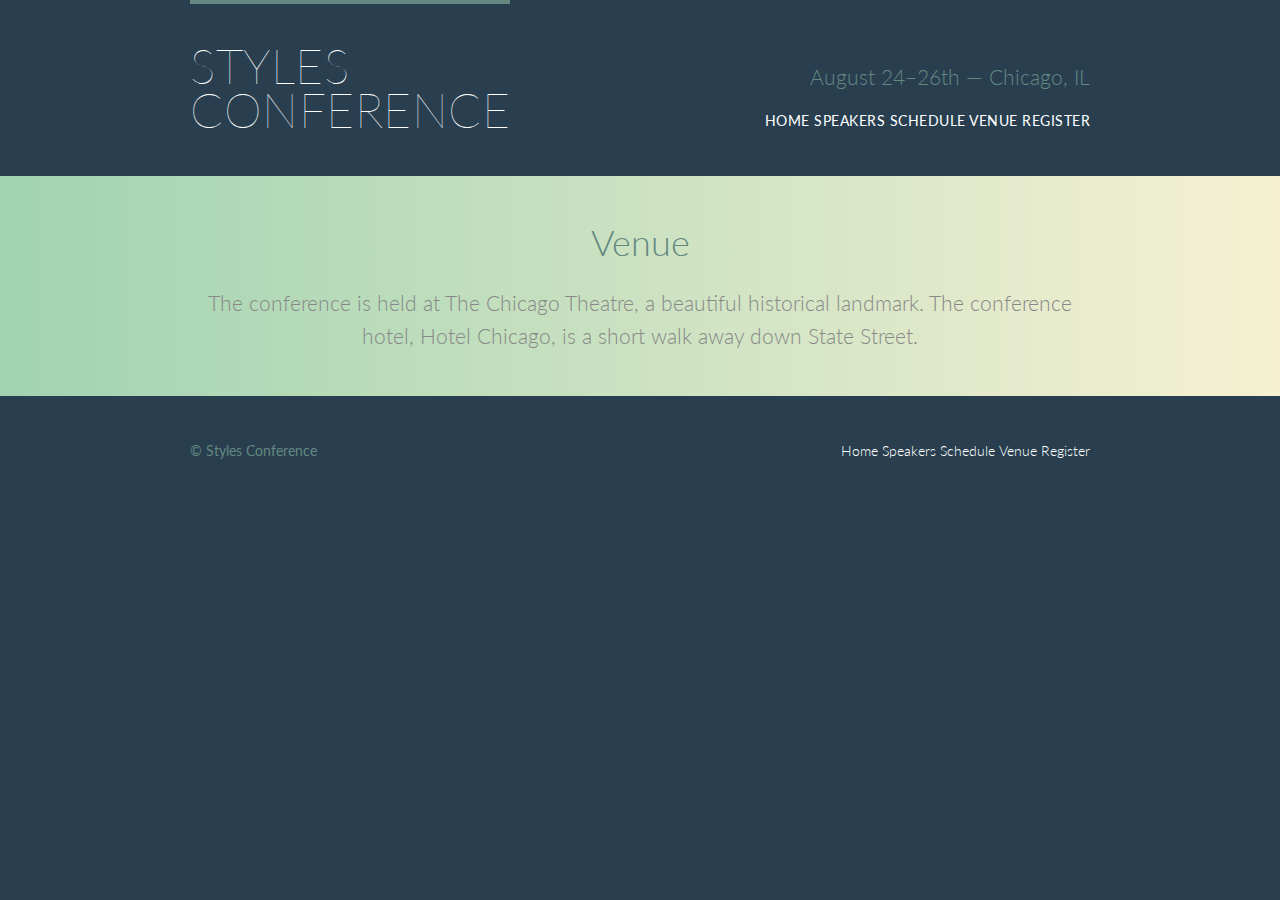
<file: venue.html>
<!DOCTYPE html>
<html lang="en">

  <head>
    <meta charset="utf-8">
    <title>Venue - Styles Conference</title>
    <link rel="stylesheet" href="assets/stylesheets/main.css">
    <link rel="stylesheet" href="http://fonts.googleapis.com/css?family=Lato:100,300,400">
  </head>

  <body>

    <!-- Header -->

    <header class="primary-header container group">

      <h1 class="logo">
        <a href="index.html">Styles <br> Conference</a>
      </h1>

      <h3 class="tagline">August 24&ndash;26th &mdash; Chicago, IL</h3>

      <nav class="nav primary-nav">
        <a href="index.html">Home</a>
        <a href="speakers.html">Speakers</a>
        <a href="schedule.html">Schedule</a>
        <a href="venue.html">Venue</a>
        <a href="register.html">Register</a>
      </nav>

    </header>

    <!-- Lead -->

    <section class="row-alt">
      <div class="lead container">

        <h1>Venue</h1>

        <p>The conference is held at The Chicago Theatre, a beautiful historical landmark. The conference hotel, Hotel Chicago, is a short walk away down State Street.</p>

      </div>
    </section>

    <!-- Footer -->

    <footer class="primary-footer container group">

      <small>&copy; Styles Conference</small>

      <nav class="nav">
        <a href="index.html">Home</a>
        <a href="speakers.html">Speakers</a>
        <a href="schedule.html">Schedule</a>
        <a href="venue.html">Venue</a>
        <a href="register.html">Register</a>
      </nav>

    </footer>

  </body>
</html>
</file>
<file: assets/stylesheets/main.css>
/* http://meyerweb.com/eric/tools/css/reset/
   v2.0 | 20110126
   License: none (public domain)
*/

html, body, div, span, applet, object, iframe,
h1, h2, h3, h4, h5, h6, p, blockquote, pre,
a, abbr, acronym, address, big, cite, code,
del, dfn, em, img, ins, kbd, q, s, samp,
small, strike, strong, sub, sup, tt, var,
b, u, i, center,
dl, dt, dd, ol, ul, li,
fieldset, form, label, legend,
table, caption, tbody, tfoot, thead, tr, th, td,
article, aside, canvas, details, embed,
figure, figcaption, footer, header, hgroup,
menu, nav, output, ruby, section, summary,
time, mark, audio, video {
  margin: 0;
  padding: 0;
  border: 0;
  font-size: 100%;
  font: inherit;
  vertical-align: baseline;
}
/* HTML5 display-role reset for older browsers */
article, aside, details, figcaption, figure,
footer, header, hgroup, menu, nav, section {
  display: block;
}
body {
  line-height: 1;
}
ol, ul {
  list-style: none;
}
blockquote, q {
  quotes: none;
}
blockquote:before, blockquote:after,
q:before, q:after {
  content: '';
  content: none;
}
table {
  border-collapse: collapse;
  border-spacing: 0;
}

/*
  ========================================
  Custom styles
  ========================================
*/

body {
  background: #293f50;
  color: #888;
  font: 300 16px/22px "Lato", "Open Sans", "Helvetica Neue", Helvetica, Arial, sans-serif;
}

/*
  ========================================
  Grid
  ========================================
*/

*,
*:before,
*:after {
  -webkit-box-sizing: border-box;
     -moz-box-sizing: border-box;
          box-sizing: border-box;
}
.container,
.grid {
  margin: 0 auto;
  width: 960px;
}
.container {
  padding-left: 30px;
  padding-right: 30px;
}
.grid,
.col-1-3,
.col-2-3 {
  padding-left: 15px;
  padding-right: 15px;
}
.col-1-3,
.col-2-3  {
  display: inline-block;
  vertical-align: top;
}
.col-1-3 {
  width: 33.33%;
}
.col-2-3 {
  width: 66.66%;
}

/*
  ========================================
  Clearfix
  ========================================
*/

.group:before,
.group:after {
  content: "";
  display: table;
}
.group:after {
  clear: both;
}
.group {
  clear: both;
  zoom: 1;
}

/*
  ========================================
  Rows
  ========================================
*/

.row,
.row-alt {
  min-width: 960px;
}
.row {
  background: #fff;
  padding: 66px 0 44px 0;
}
.row-alt {
  background: #cbe2c1;
  background: -webkit-linear-gradient(to right, #a1d3b0, #f6f1d3);
  background:    -moz-linear-gradient(to right, #a1d3b0, #f6f1d3);
  background:         linear-gradient(to right, #a1d3b0, #f6f1d3);
  padding: 44px 0 22px 0;
}

/*
  ========================================
  Typography
  ========================================
*/

h1, h2, h3, h4 {
  color: #648880;
}
h1, h3, h4, h5, p {
  margin-bottom: 22px;
}
h1 {
  font-size: 36px;
  line-height: 44px;
}
h2 {
  font-size: 24px;
  line-height: 44px;
}
h3 {
  font-size: 21px;
}
h4 {
  font-size: 18px;
}
h5 {
  color: #a9b2b9;
  font-size: 14px;
  font-weight: 400;
  text-transform: uppercase;
}
strong {
  font-weight: 400;
}
cite,
em {
  font-style: italic;
}

/*
  ========================================
  Leads
  ========================================
*/

.lead {
  text-align: center;
}
.lead p {
  font-size: 21px;
  line-height: 33px;
}

/*
  ========================================
  Links
  ========================================
*/

a {
  color: #648880;
  text-decoration: none;
}
a:hover {
  color: #a9b2b9;
}
p a {
  border-bottom: 1px solid #dfe2e5;
}
.primary-header a,
.primary-footer a {
  color: #fff;
}
.primary-header a:hover,
.primary-footer a:hover {
  color: #648880;
}

/*
  ========================================
  Buttons
  ========================================
*/

.btn {
  border-radius: 5px;
  color: #fff;
  cursor: pointer;
  display: inline-block;
  font-weight: 400;
  letter-spacing: .5px;
  margin: 0;
  text-transform: uppercase;
}
.btn-default {
  border: 0;
  background:#648880;
  padding: 11px 30px;
  font-size: 14px;
}
.btn-alt:hover {
  background: #77a198;
}

/*
  ========================================
  Primary header
  ========================================
*/

.logo {
  border-top: 4px solid #648880;
  float: left;
  font-size: 48px;
  font-weight: 100;
  letter-spacing: .5px;
  line-height: 44px;
  padding: 40px 0 22px 0;
  text-transform: uppercase;
}
.tagline {
  margin: 66px 0 22px 0;
  text-align: right;
}
.primary-nav {
  font-size: 14px;
  font-weight: 400;
  letter-spacing: .5px;
  text-transform: uppercase;
}

/*
  ========================================
  Primary footer
  ========================================
*/

.primary-footer {
  color: #648880;
  font-size: 14px;
  padding-bottom: 44px;
  padding-top: 44px;
}
.primary-footer small {
  float: left;
  font-weight: 400;
}

/*
  ========================================
  Navigation
  ========================================
*/

.nav {
  text-align: right;
}
.nav li {
  display: inline-block;
  margin: 0 10px;
  vertical-align: top;
}
.nav li:last-child {
  margin-right: 0;
}

/*
  ========================================
  Home
  ========================================
*/

.hero {
  color: #fff;
  line-height: 44px;
  padding: 22px 80px 66px 80px;
  text-align: center;
}
.hero h2 {
  font-size: 36px;
}
.hero p {
  font-size: 24px;
  font-weight: 100;
}
.teaser a:hover h3 {
  color: #a9b2b9;
}
.teaser img {
  border-radius: 5px;
  display: block;
  margin-bottom: 22px;
  max-width: 100%
}

/*
  ========================================
  Speakers
  ========================================
*/

.speaker {
  margin-bottom: 44px;
}
.speaker-info {
  border: 1px solid #dfe2e5;
  border-radius: 5px;
  margin-top: 88px;
  padding-bottom: 22px;
  text-align: center;
}
.speaker-info img {
  border-radius: 50%;
  height: 130px;
  margin: -66px 0 22px 0;
  vertical-align: top;
}

/*
  ========================================
  Venue
  ========================================
*/

.venue-theatre {
  margin-bottom: 66px;
}
.venue-hotel {
  margin-bottom: 22px;
}
.venue-map {
  height: 264px;
}

/*
  ========================================
  Register
  ========================================
*/
.why-attend {
  list-style: square;
  margin: 0 0 22px 30px;
}
form{
  margin-bottom: 22px;
}
input,
select,
textarea{
  font-family: 300 16px/22px "Lato", "Open Sans", "Helvetica Neue", Helvetica, Arial, sans-serif;
;
}
.register-group label {
  color: #648880;
  cursor: pointer;
  font-weight: 400;
}
.register-group input,
.register-group select,
.register-group textarea {
  border: 1px solid #c6c9cc;
  border-radius: 5px;
  color: #888;
  display: block;
  margin: 5px 0 27px 0;
  padding: 5px 8px;
}
.register-group input,
.register-group textarea {
  width: 100%;
}
.register-group select {
  height: 34px;
  width: 60px;
}
.register-group textarea {
  height: 78px;
}

/*
  ========================================
  Schedule
  ========================================
*/
table {
  margin-bottom: 44px;
  width: 100%;
}
table:last-child {
  margin-bottom: 0;
}
th,
td {
  padding-bottom: 22px;
  vertical-align: top;
}
th {
  padding-right: 45px;
  text-align: right;
  width: 20%;
}
td {
  width: 40%;
}
tbody th {
  color: #a9b2b9;
  font-size: 14px;
  font-weight: 400;
  padding-top: 22px;
  text-transform: uppercase;
}
tbody td {
  border-top: 1px solid #dfe2e5;
  padding-top: 21px;
}
tbody td:first-of-type {
  padding-right: 15px;
}
tbody td:last-of-type {
  padding-left: 15px;
}
tbody td:only-of-type {
  padding-left: 0;
  padding-right: 0;
}
table a {
  color: #888;
}
table h4 {
  margin-bottom: 0;
}
.schedule-offset {
  color: #a9b2b9;
}
</file>
